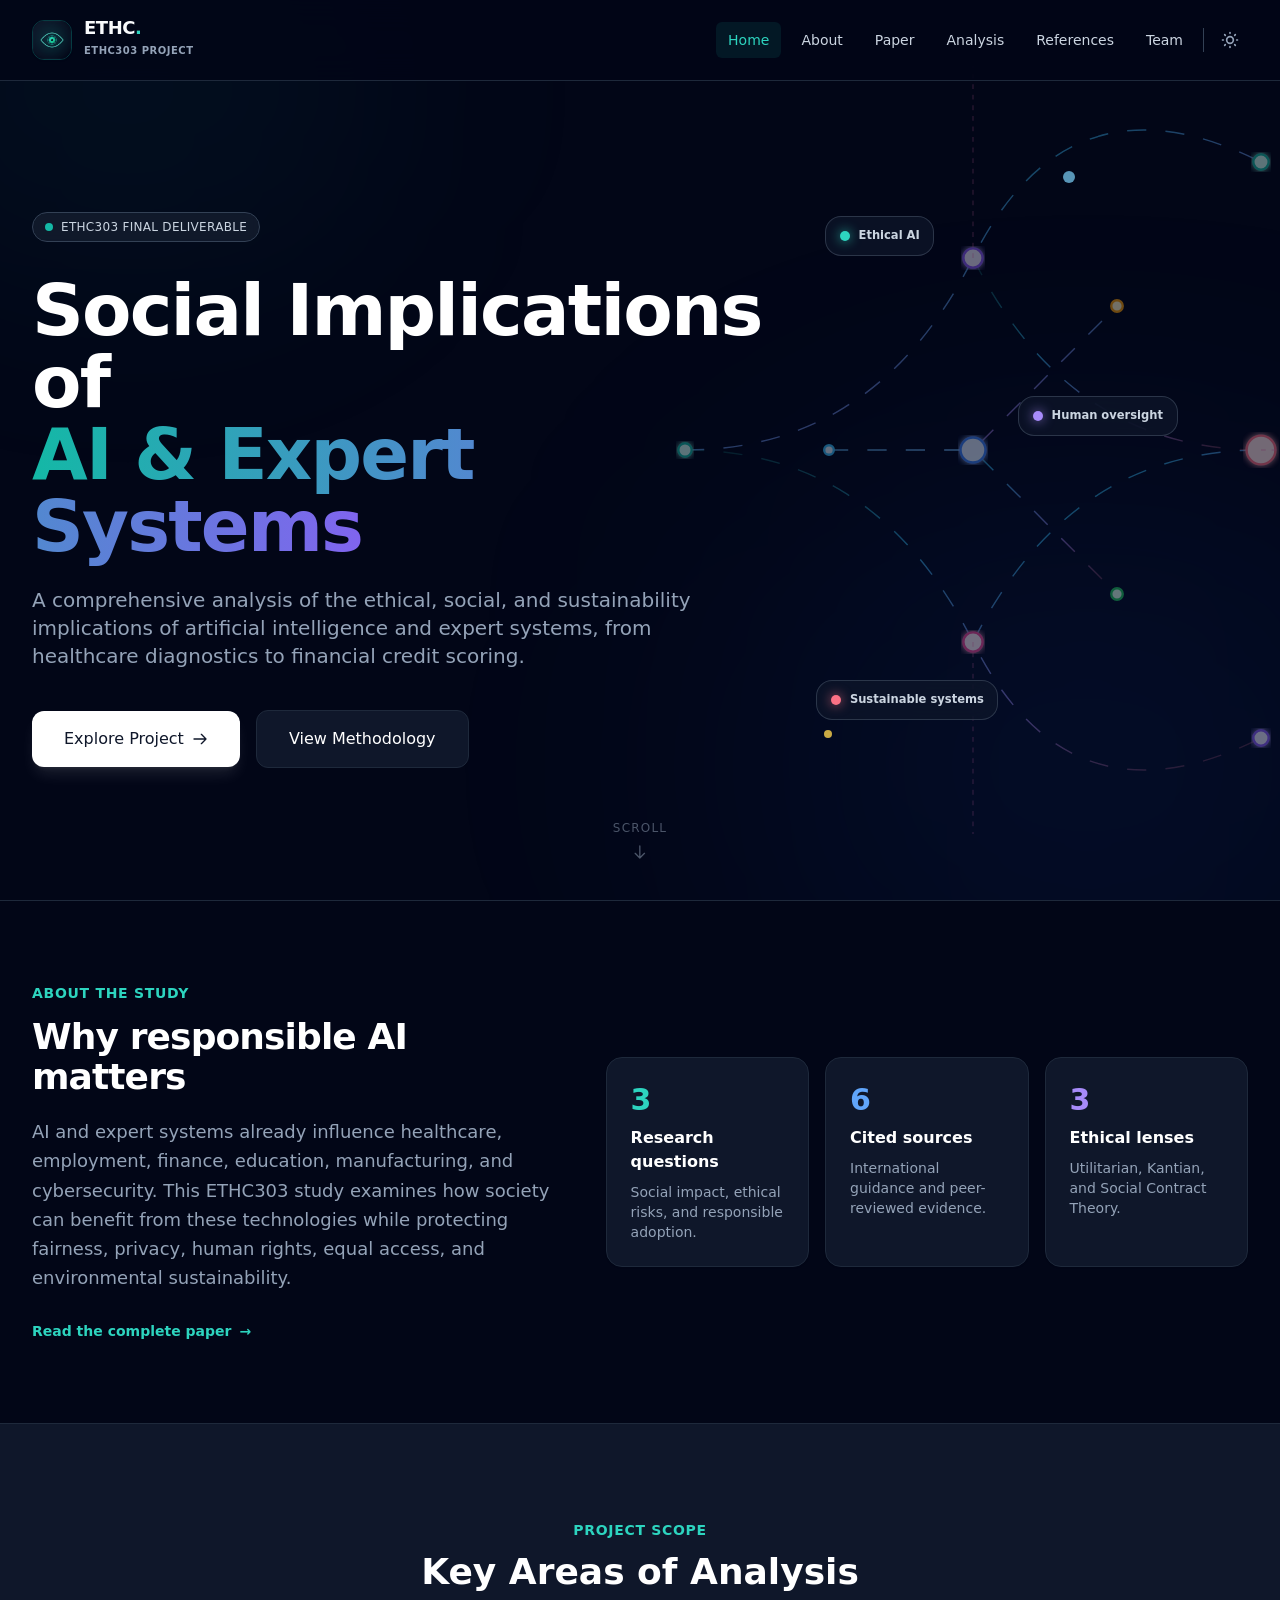
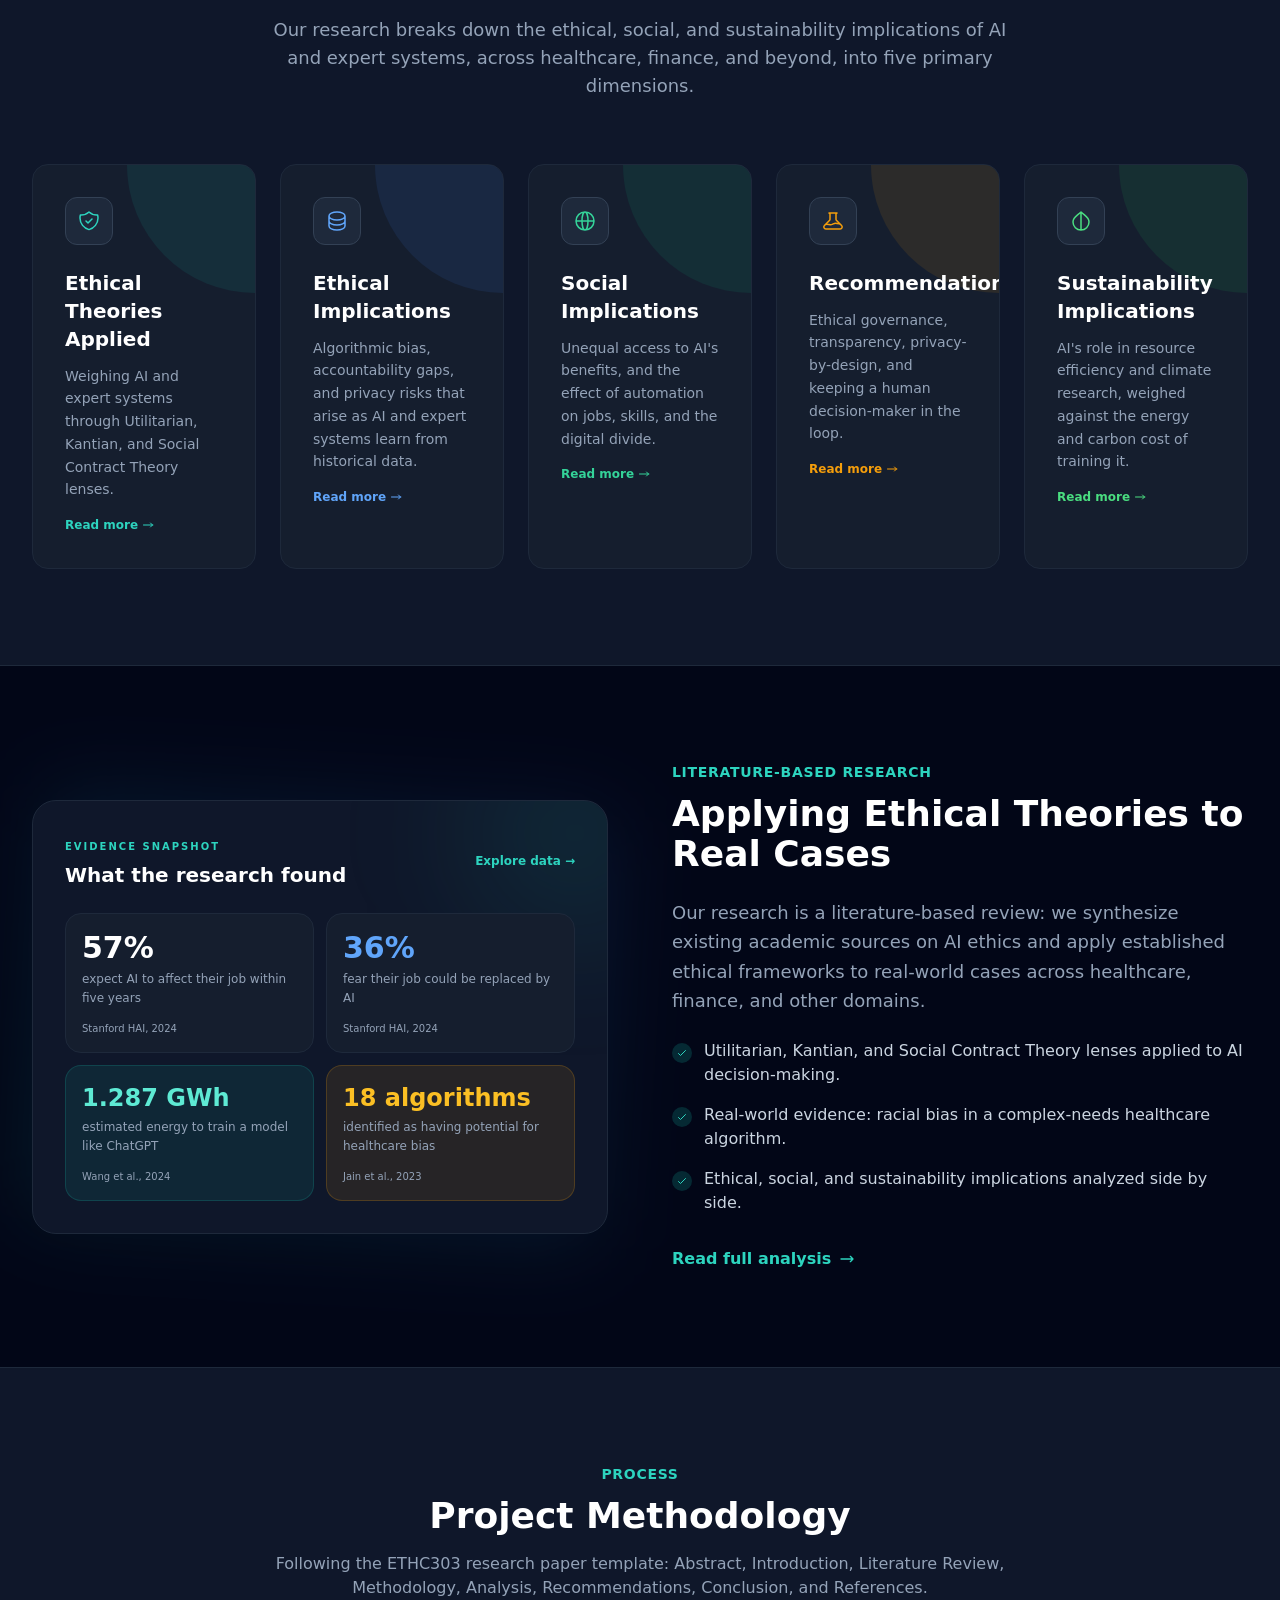
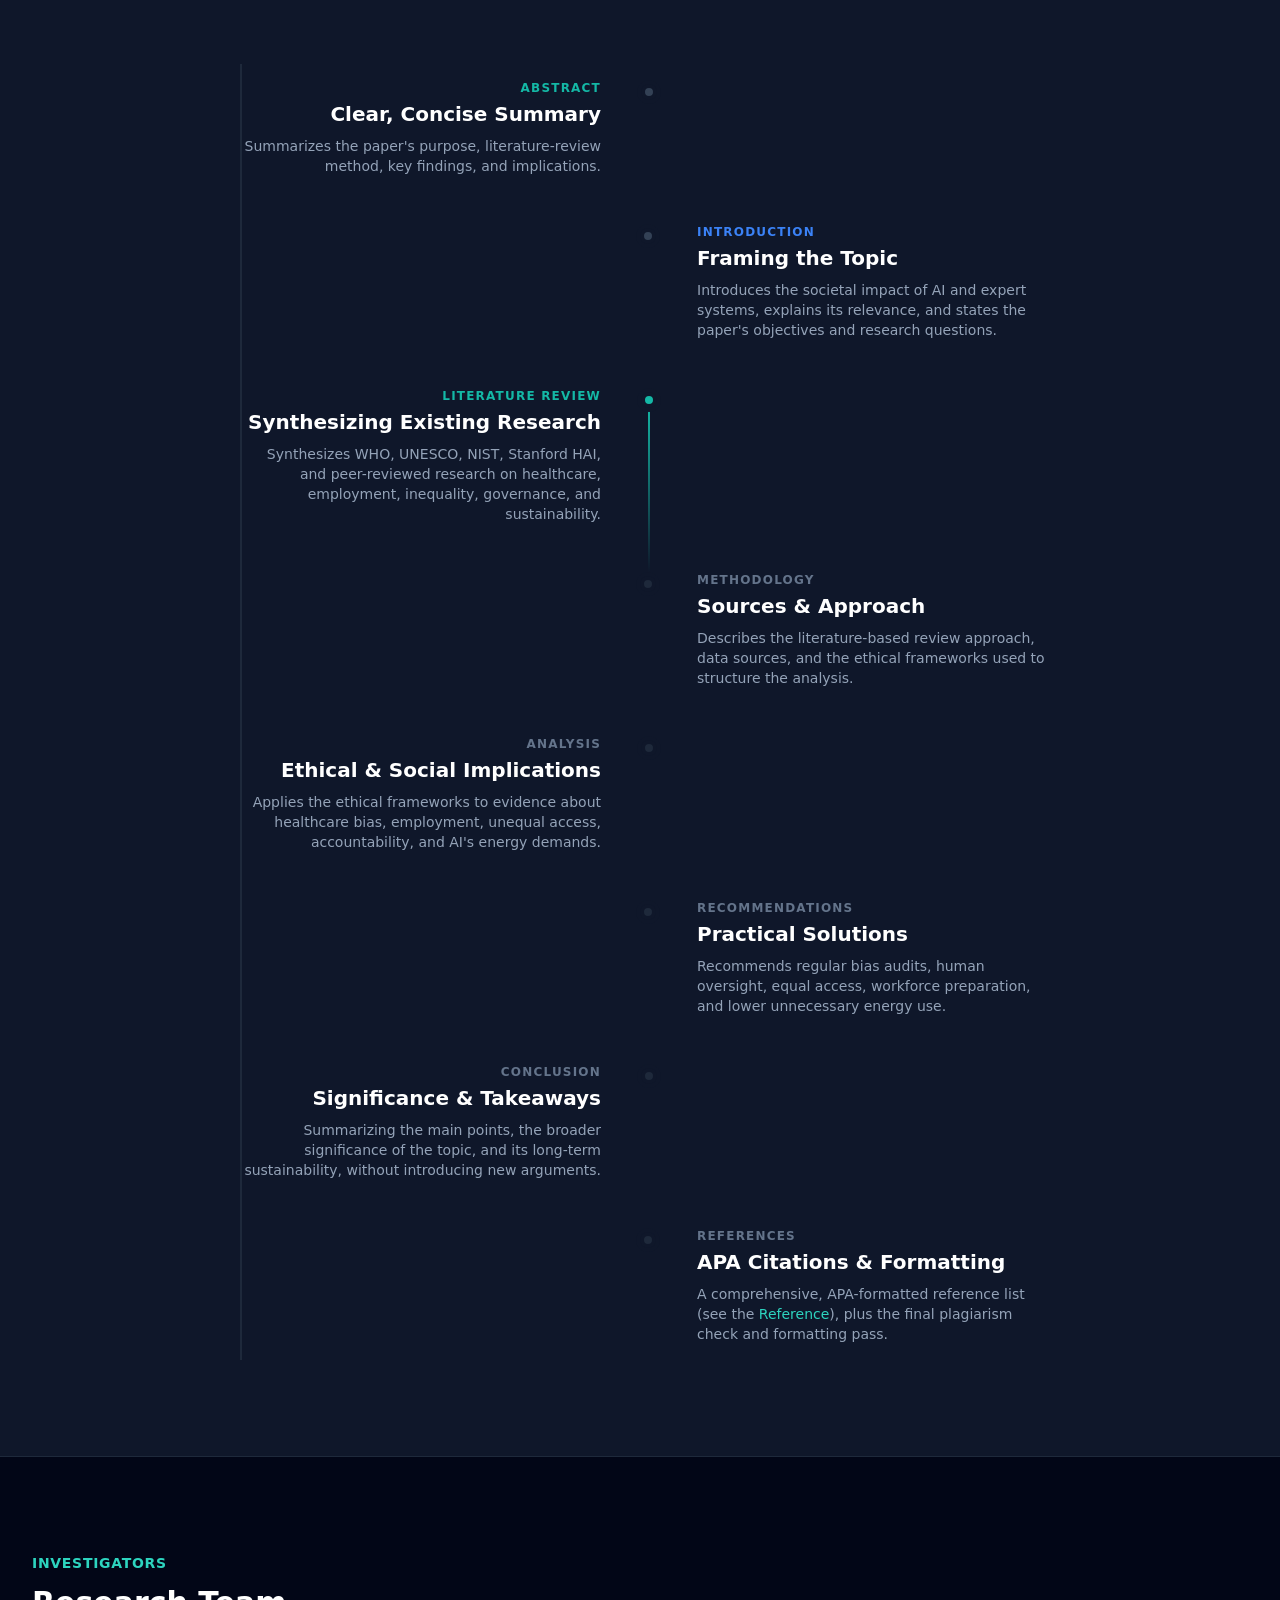
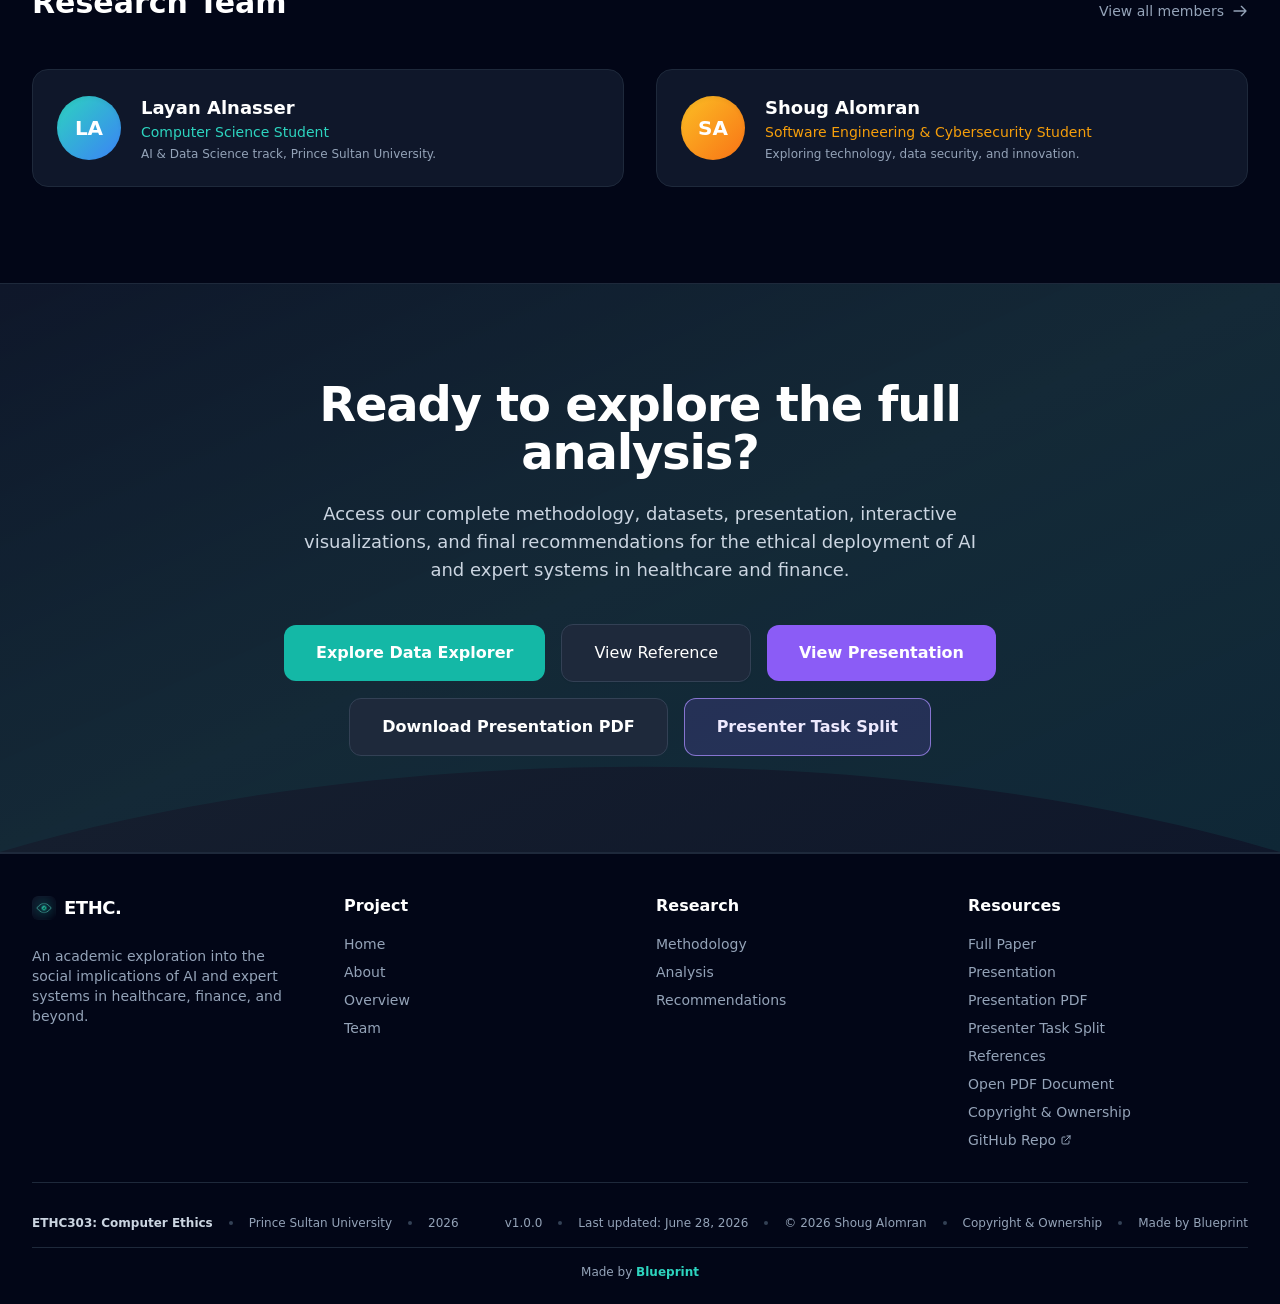
<file: index.html>
<!DOCTYPE html>
<html lang="en" class="dark scroll-smooth">
<head>
    <meta charset="UTF-8">
    <meta name="viewport" content="width=device-width, initial-scale=1.0">
    <meta name="author" content="Shoug Fawaz Abdullah Alomran and Layan Abdulaziz Alnasser">
    <meta name="copyright" content="Website copyright 2026 Shoug Fawaz Abdullah Alomran. Research copyright 2026 Shoug Fawaz Abdullah Alomran and Layan Abdulaziz Alnasser.">
    <link rel="icon" type="image/png" href="ethics-favicon.png">
    <title>ETHC303 Project Showcase | Social Implications of AI &amp; Expert Systems</title>
    <meta name="description" content="A comprehensive analysis of the ethical, social, and sustainability implications of AI and expert systems, from healthcare diagnostics to financial credit scoring.">
    <meta property="og:type" content="website">
    <meta property="og:url" content="https://ethics.shoug-tech.com/">
    <meta property="og:title" content="ETHC303 Project Showcase | Social Implications of AI &amp; Expert Systems">
    <meta property="og:description" content="A comprehensive analysis of the ethical, social, and sustainability implications of AI and expert systems, from healthcare diagnostics to financial credit scoring.">
    <meta property="og:image" content="https://ethics.shoug-tech.com/ethc303-banner.png?v=20260725">
    <meta property="og:image:width" content="1200">
    <meta property="og:image:height" content="630">
    <meta name="twitter:card" content="summary_large_image">
    <meta name="twitter:title" content="ETHC303 Project Showcase | Social Implications of AI &amp; Expert Systems">
    <meta name="twitter:description" content="A comprehensive analysis of the ethical, social, and sustainability implications of AI and expert systems, from healthcare diagnostics to financial credit scoring.">
    <meta name="twitter:image" content="https://ethics.shoug-tech.com/ethc303-banner.png?v=20260725">
    <link rel="stylesheet" href="tailwind.css">
    <style>
        .reveal {
            opacity: 0;
            transform: translateY(30px);
            transition: all 0.8s cubic-bezier(0.16, 1, 0.3, 1);
        }
        .reveal.active {
            opacity: 1;
            transform: translateY(0);
        }
        .reveal-delay-1 { transition-delay: 100ms; }
        .reveal-delay-2 { transition-delay: 200ms; }
        .reveal-delay-3 { transition-delay: 300ms; }

        .task-split-cta {
            color: #5b21b6;
            background: rgba(237, 233, 254, 0.9);
            border-color: #8b5cf6;
        }

        .task-split-cta:hover {
            color: #4c1d95;
            background: #ddd6fe;
            border-color: #7c3aed;
        }

        html.dark .task-split-cta {
            color: #ede9fe;
            background: rgba(139, 92, 246, 0.16);
            border-color: rgba(167, 139, 250, 0.75);
        }

        html.dark .task-split-cta:hover {
            color: #ffffff;
            background: rgba(139, 92, 246, 0.28);
            border-color: #c4b5fd;
        }

        .path-anim {
            stroke-dasharray: 20;
            animation: dash 30s linear infinite;
        }

        @keyframes gradient-drift {
            0%, 100% { background-position: 0% 50%; }
            50% { background-position: 100% 50%; }
        }
        @keyframes badge-float {
            0%, 100% { transform: translate3d(0, 0, 0) rotate(-1deg); }
            50% { transform: translate3d(0, -14px, 0) rotate(1.5deg); }
        }
        @keyframes badge-float-alt {
            0%, 100% { transform: translate3d(0, 0, 0) rotate(1deg); }
            50% { transform: translate3d(0, 12px, 0) rotate(-1.5deg); }
        }
        @keyframes soft-orbit {
            from { transform: rotate(0deg) translateX(16px) rotate(0deg); }
            to { transform: rotate(360deg) translateX(16px) rotate(-360deg); }
        }
        @keyframes logo-breathe {
            0%, 100% { transform: scale(1); filter: saturate(1); }
            50% { transform: scale(1.07); filter: saturate(1.35); }
        }
        .hero-gradient-text {
            background-size: 220% 220%;
            animation: gradient-drift 7s ease-in-out infinite;
        }
        .hero-network-graphic {
            translate: calc(var(--hero-x, 0) * 1px) calc(var(--hero-y, 0) * 1px);
            transition: translate 180ms ease-out;
            will-change: translate;
        }
        .hero-badge {
            position: absolute;
            z-index: 15;
            display: flex;
            align-items: center;
            gap: 0.55rem;
            padding: 0.65rem 0.85rem;
            border: 1px solid rgba(148, 163, 184, 0.28);
            border-radius: 1rem;
            background: rgba(255, 255, 255, 0.76);
            color: #334155;
            font-size: 0.72rem;
            font-weight: 700;
            box-shadow: 0 18px 45px -28px rgba(15, 23, 42, 0.45);
            backdrop-filter: blur(14px);
            pointer-events: none;
        }
        .dark .hero-badge { background: rgba(15, 23, 42, 0.72); color: #cbd5e1; border-color: rgba(71, 85, 105, 0.55); }
        .hero-badge:nth-child(1) { animation: badge-float 5.5s ease-in-out infinite; }
        .hero-badge:nth-child(2) { animation: badge-float-alt 6.5s ease-in-out 0.8s infinite; }
        .hero-badge:nth-child(3) { animation: badge-float 7s ease-in-out 1.5s infinite; }
        .hero-particle { animation: soft-orbit 8s linear infinite; transform-origin: center; }
        body > nav img { animation: logo-breathe 4s ease-in-out infinite; }

        @media (prefers-reduced-motion: reduce) {
            *, *::before, *::after { animation-duration: 0.01ms !important; animation-iteration-count: 1 !important; scroll-behavior: auto !important; transition-duration: 0.01ms !important; }
            .hero-network-graphic { translate: 0 0; }
        }

        ::-webkit-scrollbar {
            width: 8px;
        }
        ::-webkit-scrollbar-track {
            background: #020617;
        }
        ::-webkit-scrollbar-thumb {
            background: #1e293b;
            border-radius: 4px;
        }
        ::-webkit-scrollbar-thumb:hover {
            background: #334155;
        }
    </style>
</head>
<body class="bg-slate-50 dark:bg-slate-950 text-slate-900 dark:text-slate-50 font-sans antialiased transition-colors duration-300 selection:bg-teal-500/30 selection:text-teal-900 dark:selection:text-teal-100 overflow-x-hidden">

    <nav class="fixed top-0 w-full z-50 bg-white/80 dark:bg-slate-950/80 backdrop-blur-lg border-b border-slate-200 dark:border-slate-800 transition-colors duration-300">
        <div class="max-w-7xl mx-auto px-4 sm:px-6 lg:px-8">
            <div class="flex justify-between items-center h-20">

                <a href="#home" aria-label="ETHC. ETHC303 PROJECT home" class="flex-shrink-0 flex items-center gap-3 cursor-pointer group">
                    <div class="w-10 h-10 rounded-xl overflow-hidden border border-teal-500/30 group-hover:border-teal-500/60 transition-all shadow-sm">
                        <img src="ethics-favicon.png" alt="ETHC project logo" class="w-full h-full object-cover">
                    </div>
                    <div>
                        <span class="font-bold text-lg tracking-tight block leading-none">ETHC<span class="text-teal-600 dark:text-teal-400">.</span></span>
                        <span class="text-[10px] text-slate-500 dark:text-slate-400 uppercase tracking-wider font-semibold">ETHC303 Project</span>
                    </div>
                </a>

                <div class="hidden lg:flex items-center space-x-1 xl:space-x-2">
                    <a href="#" class="px-3 py-2 rounded-md text-sm font-medium text-teal-600 dark:text-teal-400 bg-teal-50 dark:bg-teal-500/10">Home</a>
                    <a href="#about" class="px-3 py-2 rounded-md text-sm font-medium text-slate-600 dark:text-slate-300 hover:text-slate-900 dark:hover:text-white hover:bg-slate-100 dark:hover:bg-slate-800 transition-all">About</a>
                    <a href="#project" class="px-3 py-2 rounded-md text-sm font-medium text-slate-600 dark:text-slate-300 hover:text-slate-900 dark:hover:text-white hover:bg-slate-100 dark:hover:bg-slate-800 transition-all">Project</a>
                    <a href="#research" class="px-3 py-2 rounded-md text-sm font-medium text-slate-600 dark:text-slate-300 hover:text-slate-900 dark:hover:text-white hover:bg-slate-100 dark:hover:bg-slate-800 transition-all">Research</a>
                    <a href="#methodology" class="px-3 py-2 rounded-md text-sm font-medium text-slate-600 dark:text-slate-300 hover:text-slate-900 dark:hover:text-white hover:bg-slate-100 dark:hover:bg-slate-800 transition-all">Methodology</a>
                    <a href="dashboard.html" class="px-3 py-2 rounded-md text-sm font-medium text-slate-600 dark:text-slate-300 hover:text-slate-900 dark:hover:text-white hover:bg-slate-100 dark:hover:bg-slate-800 transition-all">Analysis</a>

                    <div class="relative group">
                        <button class="flex items-center gap-1 px-3 py-2 rounded-md text-sm font-medium text-slate-600 dark:text-slate-300 hover:text-slate-900 dark:hover:text-white hover:bg-slate-100 dark:hover:bg-slate-800 transition-all">
                            More
                            <svg class="w-4 h-4" fill="none" viewBox="0 0 24 24" stroke="currentColor"><path stroke-linecap="round" stroke-linejoin="round" stroke-width="2" d="M19 9l-7 7-7-7"></path></svg>
                        </button>
                        <div class="absolute right-0 w-48 mt-2 origin-top-right bg-white dark:bg-slate-900 border border-slate-200 dark:border-slate-800 rounded-xl shadow-lg opacity-0 invisible group-hover:opacity-100 group-hover:visible transition-all duration-200 transform scale-95 group-hover:scale-100 p-2 z-50">
                            <a href="#recommendations" class="block px-4 py-2 text-sm text-slate-600 dark:text-slate-300 hover:bg-slate-50 dark:hover:bg-slate-800 rounded-lg">Recommendations</a>
                            <a href="#team" class="block px-4 py-2 text-sm text-slate-600 dark:text-slate-300 hover:bg-slate-50 dark:hover:bg-slate-800 rounded-lg">Team</a>
                            <a href="paper.html" class="block px-4 py-2 text-sm text-slate-600 dark:text-slate-300 hover:bg-slate-50 dark:hover:bg-slate-800 rounded-lg">Full Paper</a>
                            <a href="reference.html" class="block px-4 py-2 text-sm text-slate-600 dark:text-slate-300 hover:bg-slate-50 dark:hover:bg-slate-800 rounded-lg">Reference</a>
                            <a href="dashboard.html" class="block px-4 py-2 text-sm text-slate-600 dark:text-slate-300 hover:bg-slate-50 dark:hover:bg-slate-800 rounded-lg">Data Explorer</a>
                        </div>
                    </div>

                    <div class="w-px h-6 bg-slate-200 dark:bg-slate-700 mx-2"></div>

                    <button id="theme-toggle" class="p-2 rounded-lg text-slate-500 dark:text-slate-400 hover:bg-slate-100 dark:hover:bg-slate-800 transition-colors" aria-label="Toggle Dark Mode">
                        <svg id="theme-toggle-light-icon" class="hidden w-5 h-5" fill="none" viewBox="0 0 24 24" stroke="currentColor">
                            <path stroke-linecap="round" stroke-linejoin="round" stroke-width="2" d="M12 3v1m0 16v1m9-9h-1M4 12H3m15.364 6.364l-.707-.707M6.343 6.343l-.707-.707m12.728 0l-.707.707M6.343 17.657l-.707.707M16 12a4 4 0 11-8 0 4 4 0 018 0z"></path>
                        </svg>
                        <svg id="theme-toggle-dark-icon" class="hidden w-5 h-5" fill="none" viewBox="0 0 24 24" stroke="currentColor">
                            <path stroke-linecap="round" stroke-linejoin="round" stroke-width="2" d="M20.354 15.354A9 9 0 018.646 3.646 9.003 9.003 0 0012 21a9.003 9.003 0 008.354-5.646z"></path>
                        </svg>
                    </button>
                </div>

                <div class="lg:hidden flex items-center gap-4">
                    <button id="theme-toggle-mobile" type="button" aria-label="Toggle color theme" class="p-2 rounded-lg text-slate-500 dark:text-slate-400 hover:bg-slate-100 dark:hover:bg-slate-800">
                        <svg class="w-5 h-5" fill="none" viewBox="0 0 24 24" stroke="currentColor"><path stroke-linecap="round" stroke-linejoin="round" stroke-width="2" d="M20.354 15.354A9 9 0 018.646 3.646 9.003 9.003 0 0012 21a9.003 9.003 0 008.354-5.646z"></path></svg>
                    </button>
                    <button type="button" aria-label="Open navigation menu" class="text-slate-500 dark:text-slate-400 hover:text-slate-900 dark:hover:text-white p-2">
                        <svg class="h-6 w-6" fill="none" viewBox="0 0 24 24" stroke="currentColor">
                            <path stroke-linecap="round" stroke-linejoin="round" stroke-width="2" d="M4 6h16M4 12h16M4 18h16"></path>
                        </svg>
                    </button>
                </div>
            </div>
        </div>
    </nav>

    <section id="home" class="relative min-h-[100vh] flex items-center pt-20 overflow-hidden">
        <div class="absolute inset-0 z-0">
            <div class="absolute top-[-10%] left-[-10%] w-[40%] h-[40%] rounded-full bg-emerald-300/20 dark:bg-teal-500/5 blur-[120px]"></div>
            <div class="absolute bottom-[-10%] right-[-10%] w-[50%] h-[50%] rounded-full bg-violet-300/15 dark:bg-blue-600/10 blur-[150px]"></div>

            <div class="absolute right-0 top-1/2 -translate-y-1/2 w-full lg:w-[60%] h-full opacity-60 dark:opacity-45 pointer-events-none">
                <svg width="100%" height="100%" viewBox="0 0 800 800" xmlns="http://www.w3.org/2000/svg" class="hero-network-graphic absolute right-[-10%] top-0">
                    <defs>
                        <linearGradient id="lineGrad" x1="0%" y1="0%" x2="100%" y2="100%">
                            <stop offset="0%" stop-color="#2dd4bf" stop-opacity="0.2"></stop>
                            <stop offset="35%" stop-color="#38bdf8" stop-opacity="0.8"></stop>
                            <stop offset="70%" stop-color="#a78bfa" stop-opacity="0.75"></stop>
                            <stop offset="100%" stop-color="#fb7185" stop-opacity="0.25"></stop>
                        </linearGradient>
                        <filter id="glow">
                            <feGaussianBlur stdDeviation="4" result="coloredBlur"></feGaussianBlur>
                            <feMerge>
                                <feMergeNode in="coloredBlur"></feMergeNode>
                                <feMergeNode in="SourceGraphic"></feMergeNode>
                            </feMerge>
                        </filter>
                    </defs>

                    <g fill="none" stroke="url(#lineGrad)" stroke-width="1.5" class="path-anim">
                        <path d="M 100,400 Q 300,400 400,200 T 700,100"></path>
                        <path d="M 100,400 Q 300,400 400,600 T 700,700"></path>
                        <path d="M 400,200 Q 500,400 700,400"></path>
                        <path d="M 400,600 Q 500,400 700,400"></path>
                        <path d="M 250,400 L 400,400 L 550,250"></path>
                        <path d="M 250,400 L 400,400 L 550,550"></path>
                    </g>

                    <g stroke-width="2.5">
                        <circle cx="100" cy="400" r="7" fill="#ccfbf1" stroke="#14b8a6" filter="url(#glow)" class="animate-pulse"></circle>
                        <circle cx="250" cy="400" r="5" fill="#e0f2fe" stroke="#38bdf8"></circle>
                        <circle cx="400" cy="200" r="10" fill="#ede9fe" stroke="#8b5cf6" filter="url(#glow)" class="animate-float"></circle>
                        <circle cx="400" cy="400" r="13" fill="#dbeafe" stroke="#3b82f6" filter="url(#glow)" class="animate-pulse-slow"></circle>
                        <circle cx="400" cy="600" r="10" fill="#fce7f3" stroke="#ec4899" filter="url(#glow)" class="animate-float-delayed"></circle>
                        <circle cx="550" cy="250" r="6" fill="#fef3c7" stroke="#f59e0b"></circle>
                        <circle cx="550" cy="550" r="6" fill="#dcfce7" stroke="#22c55e"></circle>
                        <circle cx="700" cy="100" r="8" fill="#ccfbf1" stroke="#14b8a6" filter="url(#glow)"></circle>
                        <circle cx="700" cy="400" r="15" fill="#ffe4e6" stroke="#fb7185" filter="url(#glow)"></circle>
                        <circle cx="700" cy="700" r="8" fill="#ede9fe" stroke="#8b5cf6" filter="url(#glow)"></circle>
                    </g>

                    <g fill="none" stroke="#f472b6" stroke-width="1.5" stroke-dasharray="5 6" opacity="0.35">
                        <path d="M 400,200 L 400,0"></path>
                        <path d="M 400,600 L 400,800"></path>
                        <path d="M 700,400 L 900,400"></path>
                    </g>
                </svg>
            </div>

            <div class="hidden lg:block absolute inset-0 pointer-events-none" aria-hidden="true">
                <div class="hero-badge right-[27%] top-[24%]"><span class="w-2.5 h-2.5 rounded-full bg-teal-400 shadow-[0_0_12px_rgba(45,212,191,0.8)]"></span>Ethical AI</div>
                <div class="hero-badge right-[8%] top-[44%]"><span class="w-2.5 h-2.5 rounded-full bg-violet-400 shadow-[0_0_12px_rgba(167,139,250,0.8)]"></span>Human oversight</div>
                <div class="hero-badge right-[22%] bottom-[20%]"><span class="w-2.5 h-2.5 rounded-full bg-rose-400 shadow-[0_0_12px_rgba(251,113,133,0.8)]"></span>Sustainable systems</div>
                <span class="hero-particle absolute right-[16%] top-[19%] w-3 h-3 rounded-full bg-sky-300/70"></span>
                <span class="hero-particle absolute right-[35%] bottom-[18%] w-2 h-2 rounded-full bg-amber-300/80" style="animation-delay: -3s"></span>
            </div>
        </div>

        <div class="max-w-7xl mx-auto px-4 sm:px-6 lg:px-8 relative z-10 w-full">
            <div class="grid grid-cols-1 lg:grid-cols-12 gap-12 items-center">

                <div class="lg:col-span-8 text-center lg:text-left reveal">
                    <div class="inline-flex items-center gap-2 px-3 py-1.5 rounded-full bg-slate-100 dark:bg-slate-800/50 border border-slate-200 dark:border-slate-700 backdrop-blur-sm mb-8">
                        <span class="flex w-2 h-2 rounded-full bg-teal-500 animate-pulse"></span>
                        <span class="text-xs font-medium text-slate-700 dark:text-slate-300 tracking-wide uppercase">ETHC303 Final Deliverable</span>
                    </div>

                    <h1 class="text-5xl sm:text-6xl lg:text-7xl font-bold tracking-tight text-slate-900 dark:text-white mb-6 leading-[1.1]">
                        Social Implications of <br class="hidden sm:block">
                        <span class="hero-gradient-text text-transparent bg-clip-text bg-gradient-to-r from-teal-500 via-sky-500 via-violet-500 to-rose-400">AI &amp; Expert Systems</span>
                    </h1>

                    <p class="text-lg sm:text-xl text-slate-600 dark:text-slate-400 mb-10 max-w-2xl mx-auto lg:mx-0 font-light leading-relaxed">
                        A comprehensive analysis of the ethical, social, and sustainability implications of artificial intelligence and expert systems, from healthcare diagnostics to financial credit scoring.
                    </p>

                    <div class="flex flex-col sm:flex-row items-center justify-center lg:justify-start gap-4">
                        <a href="#project" class="w-full sm:w-auto px-8 py-4 rounded-xl bg-slate-900 dark:bg-white text-white dark:text-slate-900 font-medium hover:bg-slate-800 dark:hover:bg-slate-100 hover:-translate-y-1 transition-all duration-300 shadow-lg shadow-slate-900/20 dark:shadow-white/10 flex items-center justify-center gap-2 group">
                            Explore Project
                            <svg class="w-4 h-4 group-hover:translate-x-1 transition-transform" fill="none" viewBox="0 0 24 24" stroke="currentColor"><path stroke-linecap="round" stroke-linejoin="round" stroke-width="2" d="M14 5l7 7m0 0l-7 7m7-7H3"></path></svg>
                        </a>
                        <a href="#research" class="w-full sm:w-auto px-8 py-4 rounded-xl bg-white dark:bg-slate-900 text-slate-900 dark:text-white font-medium border border-slate-200 dark:border-slate-800 hover:border-slate-300 dark:hover:border-slate-700 hover:bg-slate-50 dark:hover:bg-slate-800/50 transition-all duration-300 flex items-center justify-center gap-2">
                            View Methodology
                        </a>
                    </div>
                </div>
            </div>
        </div>

        <div class="absolute bottom-10 left-1/2 -translate-x-1/2 flex flex-col items-center gap-2 opacity-50 animate-bounce">
            <span class="text-xs text-slate-500 dark:text-slate-400 font-medium uppercase tracking-widest">Scroll</span>
            <svg class="w-4 h-4 text-slate-500 dark:text-slate-400" fill="none" viewBox="0 0 24 24" stroke="currentColor"><path stroke-linecap="round" stroke-linejoin="round" stroke-width="2" d="M19 14l-7 7m0 0l-7-7m7 7V3"></path></svg>
        </div>
    </section>

    <section id="about" class="py-20 bg-slate-50 dark:bg-slate-950 border-y border-slate-200 dark:border-slate-800 scroll-mt-20">
        <div class="max-w-7xl mx-auto px-4 sm:px-6 lg:px-8">
            <div class="grid lg:grid-cols-[0.9fr_1.1fr] gap-12 items-center">
                <div class="reveal">
                    <span class="text-sm font-semibold text-teal-600 dark:text-teal-400 tracking-wider uppercase">About the study</span>
                    <h2 class="text-3xl md:text-4xl font-bold text-slate-900 dark:text-white mt-3 mb-5 tracking-tight">Why responsible AI matters</h2>
                    <p class="text-lg text-slate-600 dark:text-slate-400 leading-relaxed">AI and expert systems already influence healthcare, employment, finance, education, manufacturing, and cybersecurity. This ETHC303 study examines how society can benefit from these technologies while protecting fairness, privacy, human rights, equal access, and environmental sustainability.</p>
                    <a href="paper.html" class="inline-flex items-center gap-2 mt-7 text-sm font-bold text-teal-600 dark:text-teal-400 hover:gap-3 transition-all">Read the complete paper <span aria-hidden="true">→</span></a>
                </div>
                <div class="grid sm:grid-cols-3 gap-4 reveal">
                    <div class="rounded-2xl bg-white dark:bg-slate-900 border border-slate-200 dark:border-slate-800 p-6 shadow-sm">
                        <div class="text-3xl font-bold text-teal-600 dark:text-teal-400">3</div>
                        <h3 class="font-bold text-slate-900 dark:text-white mt-2">Research questions</h3>
                        <p class="text-sm text-slate-500 dark:text-slate-400 mt-2">Social impact, ethical risks, and responsible adoption.</p>
                    </div>
                    <div class="rounded-2xl bg-white dark:bg-slate-900 border border-slate-200 dark:border-slate-800 p-6 shadow-sm">
                        <div class="text-3xl font-bold text-blue-600 dark:text-blue-400">6</div>
                        <h3 class="font-bold text-slate-900 dark:text-white mt-2">Cited sources</h3>
                        <p class="text-sm text-slate-500 dark:text-slate-400 mt-2">International guidance and peer-reviewed evidence.</p>
                    </div>
                    <div class="rounded-2xl bg-white dark:bg-slate-900 border border-slate-200 dark:border-slate-800 p-6 shadow-sm">
                        <div class="text-3xl font-bold text-violet-600 dark:text-violet-400">3</div>
                        <h3 class="font-bold text-slate-900 dark:text-white mt-2">Ethical lenses</h3>
                        <p class="text-sm text-slate-500 dark:text-slate-400 mt-2">Utilitarian, Kantian, and Social Contract Theory.</p>
                    </div>
                </div>
            </div>
        </div>
    </section>

    <section id="project" class="py-24 bg-white dark:bg-slate-900 relative scroll-mt-20">
        <div class="max-w-7xl mx-auto px-4 sm:px-6 lg:px-8">
            <div class="mb-16 text-center max-w-3xl mx-auto reveal">
                <h2 class="text-sm font-semibold text-teal-600 dark:text-teal-400 tracking-wider uppercase mb-3">Project Scope</h2>
                <h3 class="text-3xl md:text-4xl font-bold text-slate-900 dark:text-white mb-6">Key Areas of Analysis</h3>
                <p class="text-slate-600 dark:text-slate-400 text-lg">Our research breaks down the ethical, social, and sustainability implications of AI and expert systems, across healthcare, finance, and beyond, into five primary dimensions.</p>
            </div>

            <div class="grid grid-cols-1 md:grid-cols-2 lg:grid-cols-5 gap-6">

                <div class="scope-card group bg-slate-50 dark:bg-slate-850 rounded-2xl p-8 border border-slate-200 dark:border-slate-800 hover:border-teal-500/30 dark:hover:border-teal-500/50 hover:shadow-xl hover:shadow-teal-500/5 transition-all duration-500 reveal reveal-delay-1 relative overflow-hidden cursor-pointer" role="button" tabindex="0" data-modal-key="framework">
                    <div class="absolute top-0 right-0 w-32 h-32 bg-teal-500/5 dark:bg-teal-500/10 rounded-bl-full -z-10 transition-transform group-hover:scale-110"></div>
                    <div class="w-12 h-12 rounded-xl bg-white dark:bg-slate-800 border border-slate-200 dark:border-slate-700 flex items-center justify-center mb-6 text-teal-600 dark:text-teal-400 group-hover:scale-110 transition-transform duration-500">
                        <svg class="w-6 h-6" fill="none" viewBox="0 0 24 24" stroke="currentColor"><path stroke-linecap="round" stroke-linejoin="round" stroke-width="1.5" d="M9 12l2 2 4-4m5.618-4.016A11.955 11.955 0 0112 2.944a11.955 11.955 0 01-8.618 3.04A12.02 12.02 0 003 9c0 5.591 3.824 10.29 9 11.622 5.176-1.332 9-6.03 9-11.622 0-1.042-.133-2.052-.382-3.016z"></path></svg>
                    </div>
                    <h4 class="text-xl font-bold text-slate-900 dark:text-white mb-3">Ethical Theories Applied</h4>
                    <p class="text-slate-600 dark:text-slate-400 text-sm leading-relaxed">Weighing AI and expert systems through Utilitarian, Kantian, and Social Contract Theory lenses.</p>
                    <span class="inline-flex items-center gap-1 mt-4 text-xs font-semibold text-teal-600 dark:text-teal-400">Read more <svg class="w-3 h-3 group-hover:translate-x-1 transition-transform" fill="none" viewBox="0 0 24 24" stroke="currentColor"><path stroke-linecap="round" stroke-linejoin="round" stroke-width="2" d="M17 8l4 4m0 0l-4 4m4-4H3"></path></svg></span>
                </div>

                <div class="scope-card group bg-slate-50 dark:bg-slate-850 rounded-2xl p-8 border border-slate-200 dark:border-slate-800 hover:border-blue-500/30 dark:hover:border-blue-500/50 hover:shadow-xl hover:shadow-blue-500/5 transition-all duration-500 reveal reveal-delay-2 relative overflow-hidden cursor-pointer" role="button" tabindex="0" data-modal-key="data">
                    <div class="absolute top-0 right-0 w-32 h-32 bg-blue-500/5 dark:bg-blue-500/10 rounded-bl-full -z-10 transition-transform group-hover:scale-110"></div>
                    <div class="w-12 h-12 rounded-xl bg-white dark:bg-slate-800 border border-slate-200 dark:border-slate-700 flex items-center justify-center mb-6 text-blue-600 dark:text-blue-400 group-hover:scale-110 transition-transform duration-500">
                        <svg class="w-6 h-6" fill="none" viewBox="0 0 24 24" stroke="currentColor"><path stroke-linecap="round" stroke-linejoin="round" stroke-width="1.5" d="M4 7v10c0 2.21 3.582 4 8 4s8-1.79 8-4V7M4 7c0 2.21 3.582 4 8 4s8-1.79 8-4M4 7c0-2.21 3.582-4 8-4s8 1.79 8 4m0 5c0 2.21-3.582 4-8 4s-8-1.79-8-4"></path></svg>
                    </div>
                    <h4 class="text-xl font-bold text-slate-900 dark:text-white mb-3">Ethical Implications</h4>
                    <p class="text-slate-600 dark:text-slate-400 text-sm leading-relaxed">Algorithmic bias, accountability gaps, and privacy risks that arise as AI and expert systems learn from historical data.</p>
                    <span class="inline-flex items-center gap-1 mt-4 text-xs font-semibold text-blue-600 dark:text-blue-400">Read more <svg class="w-3 h-3 group-hover:translate-x-1 transition-transform" fill="none" viewBox="0 0 24 24" stroke="currentColor"><path stroke-linecap="round" stroke-linejoin="round" stroke-width="2" d="M17 8l4 4m0 0l-4 4m4-4H3"></path></svg></span>
                </div>

                <div class="scope-card group bg-slate-50 dark:bg-slate-850 rounded-2xl p-8 border border-slate-200 dark:border-slate-800 hover:border-emerald-500/30 dark:hover:border-emerald-500/50 hover:shadow-xl hover:shadow-emerald-500/5 transition-all duration-500 reveal reveal-delay-3 relative overflow-hidden cursor-pointer" role="button" tabindex="0" data-modal-key="societal">
                    <div class="absolute top-0 right-0 w-32 h-32 bg-emerald-500/5 dark:bg-emerald-500/10 rounded-bl-full -z-10 transition-transform group-hover:scale-110"></div>
                    <div class="w-12 h-12 rounded-xl bg-white dark:bg-slate-800 border border-slate-200 dark:border-slate-700 flex items-center justify-center mb-6 text-emerald-600 dark:text-emerald-400 group-hover:scale-110 transition-transform duration-500">
                        <svg class="w-6 h-6" fill="none" viewBox="0 0 24 24" stroke="currentColor"><path stroke-linecap="round" stroke-linejoin="round" stroke-width="1.5" d="M21 12a9 9 0 01-9 9m9-9a9 9 0 00-9-9m9 9H3m9 9a9 9 0 01-9-9m9 9c1.657 0 3-4.03 3-9s-1.343-9-3-9m0 18c-1.657 0-3-4.03-3-9s1.343-9 3-9m-9 9a9 9 0 019-9"></path></svg>
                    </div>
                    <h4 class="text-xl font-bold text-slate-900 dark:text-white mb-3">Social Implications</h4>
                    <p class="text-slate-600 dark:text-slate-400 text-sm leading-relaxed">Unequal access to AI's benefits, and the effect of automation on jobs, skills, and the digital divide.</p>
                    <span class="inline-flex items-center gap-1 mt-4 text-xs font-semibold text-emerald-600 dark:text-emerald-400">Read more <svg class="w-3 h-3 group-hover:translate-x-1 transition-transform" fill="none" viewBox="0 0 24 24" stroke="currentColor"><path stroke-linecap="round" stroke-linejoin="round" stroke-width="2" d="M17 8l4 4m0 0l-4 4m4-4H3"></path></svg></span>
                </div>

                <div class="scope-card group bg-slate-50 dark:bg-slate-850 rounded-2xl p-8 border border-slate-200 dark:border-slate-800 hover:border-amber-500/30 dark:hover:border-amber-500/50 hover:shadow-xl hover:shadow-amber-500/5 transition-all duration-500 reveal reveal-delay-3 relative overflow-hidden cursor-pointer" role="button" tabindex="0" data-modal-key="policy">
                    <div class="absolute top-0 right-0 w-32 h-32 bg-amber-500/5 dark:bg-amber-500/10 rounded-bl-full -z-10 transition-transform group-hover:scale-110"></div>
                    <div class="w-12 h-12 rounded-xl bg-white dark:bg-slate-800 border border-slate-200 dark:border-slate-700 flex items-center justify-center mb-6 text-amber-600 dark:text-amber-500 group-hover:scale-110 transition-transform duration-500">
                        <svg class="w-6 h-6" fill="none" viewBox="0 0 24 24" stroke="currentColor"><path stroke-linecap="round" stroke-linejoin="round" stroke-width="1.5" d="M19.428 15.428a2 2 0 00-1.022-.547l-2.387-.477a6 6 0 00-3.86.517l-.318.158a6 6 0 01-3.86.517L6.05 15.21a2 2 0 00-1.806.547M8 4h8l-1 1v5.172a2 2 0 00.586 1.414l5 5c1.26 1.26.367 3.414-1.415 3.414H4.828c-1.782 0-2.674-2.154-1.414-3.414l5-5A2 2 0 009 10.172V5L8 4z"></path></svg>
                    </div>
                    <h4 class="text-xl font-bold text-slate-900 dark:text-white mb-3">Recommendations</h4>
                    <p class="text-slate-600 dark:text-slate-400 text-sm leading-relaxed">Ethical governance, transparency, privacy-by-design, and keeping a human decision-maker in the loop.</p>
                    <span class="inline-flex items-center gap-1 mt-4 text-xs font-semibold text-amber-600 dark:text-amber-500">Read more <svg class="w-3 h-3 group-hover:translate-x-1 transition-transform" fill="none" viewBox="0 0 24 24" stroke="currentColor"><path stroke-linecap="round" stroke-linejoin="round" stroke-width="2" d="M17 8l4 4m0 0l-4 4m4-4H3"></path></svg></span>
                </div>

                <div class="scope-card group bg-slate-50 dark:bg-slate-850 rounded-2xl p-8 border border-slate-200 dark:border-slate-800 hover:border-green-500/30 dark:hover:border-green-500/50 hover:shadow-xl hover:shadow-green-500/5 transition-all duration-500 reveal reveal-delay-3 relative overflow-hidden cursor-pointer" role="button" tabindex="0" data-modal-key="sustainability">
                    <div class="absolute top-0 right-0 w-32 h-32 bg-green-500/5 dark:bg-green-500/10 rounded-bl-full -z-10 transition-transform group-hover:scale-110"></div>
                    <div class="w-12 h-12 rounded-xl bg-white dark:bg-slate-800 border border-slate-200 dark:border-slate-700 flex items-center justify-center mb-6 text-green-600 dark:text-green-400 group-hover:scale-110 transition-transform duration-500">
                        <svg class="w-6 h-6" fill="none" viewBox="0 0 24 24" stroke="currentColor"><path stroke-linecap="round" stroke-linejoin="round" stroke-width="1.5" d="M12 3v18m0-18c-4 4-8 5-8 10a8 8 0 0016 0c0-5-4-6-8-10z"></path></svg>
                    </div>
                    <h4 class="text-xl font-bold text-slate-900 dark:text-white mb-3">Sustainability Implications</h4>
                    <p class="text-slate-600 dark:text-slate-400 text-sm leading-relaxed">AI's role in resource efficiency and climate research, weighed against the energy and carbon cost of training it.</p>
                    <span class="inline-flex items-center gap-1 mt-4 text-xs font-semibold text-green-600 dark:text-green-400">Read more <svg class="w-3 h-3 group-hover:translate-x-1 transition-transform" fill="none" viewBox="0 0 24 24" stroke="currentColor"><path stroke-linecap="round" stroke-linejoin="round" stroke-width="2" d="M17 8l4 4m0 0l-4 4m4-4H3"></path></svg></span>
                </div>
            </div>
        </div>
    </section>

    <template id="modal-content-framework">
        <span class="px-2 py-0.5 rounded text-[10px] font-bold bg-teal-500/10 text-teal-600 dark:text-teal-400 uppercase tracking-wider">Analysis</span>
        <h3 id="detail-modal-heading" class="text-2xl font-bold text-slate-900 dark:text-white mt-3 mb-4">Ethical Theories Applied</h3>
        <p class="text-slate-600 dark:text-slate-400 leading-relaxed mb-4">From a <strong class="text-slate-800 dark:text-slate-200">Utilitarian</strong> perspective, AI is ethical if it produces the greatest overall benefit for society and decreases the chance of harm, gains in medicine and efficiency must be weighed against risks like discrimination, job loss, and pollution.</p>
        <p class="text-slate-600 dark:text-slate-400 leading-relaxed mb-4">Under <strong class="text-slate-800 dark:text-slate-200">Kantian ethics</strong>, human beings ought to be respected as humans rather than as sources of data.</p>
        <p class="text-slate-600 dark:text-slate-400 leading-relaxed"><strong class="text-slate-800 dark:text-slate-200">Social Contract Theory</strong> holds that governments and organizations are supposed to create proper regulations concerning the use of AI, helping society reap the benefits of technological progress while minimizing potential harm. Read the full <a href="paper.html#ethical-theories" class="text-teal-600 dark:text-teal-400 font-medium hover:underline">Ethical Theories section</a> of the paper.</p>
    </template>

    <template id="modal-content-data">
        <span class="px-2 py-0.5 rounded text-[10px] font-bold bg-blue-500/10 text-blue-600 dark:text-blue-400 uppercase tracking-wider">Analysis</span>
        <h3 id="detail-modal-heading" class="text-2xl font-bold text-slate-900 dark:text-white mt-3 mb-4">Ethical Implications</h3>
        <p class="text-slate-600 dark:text-slate-400 leading-relaxed mb-4">Issues surrounding AI and Expert Systems connect to fairness, accountability, privacy, and possible harm. The WHO (2021) points to low-quality data, bias in clinical data, and improper collection methods; biased data can maintain and worsen existing disparities in certain populations.</p>
        <p class="text-slate-600 dark:text-slate-400 leading-relaxed mb-4">A documented example: an algorithm identifying patients with complex needs used past health care spending as a proxy for severity. Because less was historically spent treating Black patients than white patients with similar conditions, the algorithm underestimated their need for additional services (Jain et al., 2023).</p>
        <p class="text-slate-600 dark:text-slate-400 leading-relaxed">Accountability becomes murky too: when someone is harmed by AI, it's often unclear whether the developer, organization, or user is responsible. Tabassi (2023) notes proper control measures can help reduce this inequity. See the full <a href="paper.html#analysis" class="text-teal-600 dark:text-teal-400 font-medium hover:underline">Analysis section</a> for the complete discussion.</p>
    </template>

    <template id="modal-content-societal">
        <span class="px-2 py-0.5 rounded text-[10px] font-bold bg-emerald-500/10 text-emerald-600 dark:text-emerald-400 uppercase tracking-wider">Analysis</span>
        <h3 id="detail-modal-heading" class="text-2xl font-bold text-slate-900 dark:text-white mt-3 mb-4">Societal Implications</h3>
        <p class="text-slate-600 dark:text-slate-400 leading-relaxed mb-4">Societal implications show up most clearly in employment and inequality. Per the Stanford Institute for Human-Centered AI (2024), 57% of people expect AI to affect their jobs within five years, and 36% fear their job could be replaced outright, an early signal AI may change not just which jobs exist, but which skills they require.</p>
        <p class="text-slate-600 dark:text-slate-400 leading-relaxed">UNESCO (2021) adds that AI can exacerbate existing inequalities both within and between countries: where access to the technology isn't equal, those with less technological potential end up at a considerable disadvantage. Full citations are in our <a href="reference.html" class="text-teal-600 dark:text-teal-400 font-medium hover:underline">Reference</a>.</p>
    </template>

    <template id="modal-content-policy">
        <span class="px-2 py-0.5 rounded text-[10px] font-bold bg-amber-500/10 text-amber-600 dark:text-amber-500 uppercase tracking-wider">Recommendations</span>
        <h3 id="detail-modal-heading" class="text-2xl font-bold text-slate-900 dark:text-white mt-3 mb-4">Recommendations</h3>
        <p class="text-slate-600 dark:text-slate-400 leading-relaxed mb-4">Regular audits should check whether AI creates bias or inequity, especially where results can negatively affect people's lives, with human involvement in important decisions so responsibility never rests solely on the automated system (Tabassi, 2023; World Health Organization, 2021).</p>
        <p class="text-slate-600 dark:text-slate-400 leading-relaxed mb-4">Governments and organizations should also ensure different segments of society get equal access to AI's benefits, since unequal access can deepen existing inequalities (UNESCO, 2021), and should prepare people for AI's growing impact on employment.</p>
        <p class="text-slate-600 dark:text-slate-400 leading-relaxed">Finally, sustainability must be weighed throughout development and use, reducing unnecessary energy consumption while still exploring AI's potential to support sustainability (Wang et al., 2024). Read the full <a href="paper.html#recommendations" class="text-teal-600 dark:text-teal-400 font-medium hover:underline">Recommendations section</a> of the paper.</p>
    </template>

    <template id="modal-content-sustainability">
        <span class="px-2 py-0.5 rounded text-[10px] font-bold bg-green-500/10 text-green-600 dark:text-green-400 uppercase tracking-wider">Analysis</span>
        <h3 id="detail-modal-heading" class="text-2xl font-bold text-slate-900 dark:text-white mt-3 mb-4">Sustainability Implications</h3>
        <p class="text-slate-600 dark:text-slate-400 leading-relaxed mb-4">AI's sustainability story cuts both ways. Wang et al. (2024) find that training a model like ChatGPT consumes 1.287 gigawatt-hours of electricity, roughly the annual usage of 120 American households, so energy demand during training is a real and growing concern.</p>
        <p class="text-slate-600 dark:text-slate-400 leading-relaxed">Yet the same research finds that for every 1% increase in a country's AI development level, carbon emissions decrease by 0.0013%. AI helps advance sustainability while consuming significant energy to do so, which is why its environmental impact needs to be assessed at every stage of development and use (Wang et al., 2024). Read the full <a href="paper.html#sustainability-implications" class="text-green-600 dark:text-green-400 font-medium hover:underline">Sustainability Implications section</a> of the paper.</p>
    </template>

    <div id="detail-modal" class="hidden fixed inset-0 z-[100] items-center justify-center p-4 sm:p-6">
        <div id="detail-modal-backdrop" class="absolute inset-0 bg-slate-950/70 backdrop-blur-sm"></div>
        <div class="relative w-full max-w-2xl max-h-[85vh] overflow-y-auto bg-white dark:bg-slate-900 border border-slate-200 dark:border-slate-800 rounded-2xl shadow-2xl p-8" role="dialog" aria-modal="true" aria-labelledby="detail-modal-heading">
            <button id="detail-modal-close" type="button" aria-label="Close" class="absolute top-5 right-5 p-2 rounded-full bg-slate-100 dark:bg-slate-800 text-slate-500 hover:text-slate-900 dark:hover:text-white transition-all">
                <svg class="w-5 h-5" fill="none" viewBox="0 0 24 24" stroke="currentColor"><path stroke-linecap="round" stroke-linejoin="round" stroke-width="2" d="M6 18L18 6M6 6l12 12"></path></svg>
            </button>
            <div id="detail-modal-body"></div>
        </div>
    </div>

    <section id="research" class="py-24 bg-slate-50 dark:bg-slate-950 border-y border-slate-200 dark:border-slate-800 overflow-hidden">
        <div class="max-w-7xl mx-auto px-4 sm:px-6 lg:px-8">
            <div class="flex flex-col lg:flex-row items-center gap-16">

                <div class="w-full lg:w-1/2 relative reveal">
                    <div class="absolute inset-0 bg-gradient-to-tr from-teal-500/10 to-blue-500/10 rounded-3xl blur-2xl transform rotate-3"></div>

                    <div class="relative bg-white dark:bg-slate-900 border border-slate-200 dark:border-slate-800 rounded-3xl p-6 sm:p-8 shadow-2xl shadow-slate-200/50 dark:shadow-none overflow-hidden">
                        <div class="absolute -top-20 -right-20 w-56 h-56 rounded-full bg-teal-500/10 blur-3xl"></div>
                        <div class="relative flex items-center justify-between mb-6">
                            <div>
                                <span class="text-[10px] font-bold text-teal-600 dark:text-teal-400 uppercase tracking-[0.2em]">Evidence snapshot</span>
                                <h4 class="text-xl font-bold text-slate-900 dark:text-white mt-1">What the research found</h4>
                            </div>
                            <a href="dashboard.html" class="text-xs font-semibold text-teal-600 dark:text-teal-400 hover:underline">Explore data →</a>
                        </div>

                        <div class="relative grid grid-cols-2 gap-3">
                            <div class="rounded-2xl bg-slate-50 dark:bg-slate-850 border border-slate-200 dark:border-slate-800 p-4">
                                <div class="text-3xl font-bold text-slate-900 dark:text-white">57%</div>
                                <p class="text-xs text-slate-600 dark:text-slate-400 mt-1 leading-relaxed">expect AI to affect their job within five years</p>
                                <span class="text-[10px] text-slate-400 mt-3 block">Stanford HAI, 2024</span>
                            </div>
                            <div class="rounded-2xl bg-slate-50 dark:bg-slate-850 border border-slate-200 dark:border-slate-800 p-4">
                                <div class="text-3xl font-bold text-blue-600 dark:text-blue-400">36%</div>
                                <p class="text-xs text-slate-600 dark:text-slate-400 mt-1 leading-relaxed">fear their job could be replaced by AI</p>
                                <span class="text-[10px] text-slate-400 mt-3 block">Stanford HAI, 2024</span>
                            </div>
                            <div class="rounded-2xl bg-teal-500/10 border border-teal-500/20 p-4">
                                <div class="text-2xl font-bold text-teal-700 dark:text-teal-300">1.287 GWh</div>
                                <p class="text-xs text-slate-600 dark:text-slate-400 mt-1 leading-relaxed">estimated energy to train a model like ChatGPT</p>
                                <span class="text-[10px] text-slate-400 mt-3 block">Wang et al., 2024</span>
                            </div>
                            <div class="rounded-2xl bg-amber-500/10 border border-amber-500/20 p-4">
                                <div class="text-2xl font-bold text-amber-600 dark:text-amber-400">18 algorithms</div>
                                <p class="text-xs text-slate-600 dark:text-slate-400 mt-1 leading-relaxed">identified as having potential for healthcare bias</p>
                                <span class="text-[10px] text-slate-400 mt-3 block">Jain et al., 2023</span>
                            </div>
                        </div>
                    </div>
                </div>

                <div class="w-full lg:w-1/2 reveal">
                    <h2 class="text-sm font-semibold text-teal-600 dark:text-teal-400 tracking-wider uppercase mb-3">Literature-Based Research</h2>
                    <h3 class="text-3xl md:text-4xl font-bold text-slate-900 dark:text-white mb-6">Applying Ethical Theories to Real Cases</h3>
                    <p class="text-slate-600 dark:text-slate-400 text-lg mb-6 leading-relaxed">
                        Our research is a literature-based review: we synthesize existing academic sources on AI ethics and apply established ethical frameworks to real-world cases across healthcare, finance, and other domains.
                    </p>
                    <ul class="space-y-4 mb-8">
                        <li class="flex items-start gap-3">
                            <div class="mt-1 w-5 h-5 rounded-full bg-teal-100 dark:bg-teal-500/20 flex items-center justify-center flex-shrink-0">
                                <svg class="w-3 h-3 text-teal-600 dark:text-teal-400" fill="none" viewBox="0 0 24 24" stroke="currentColor"><path stroke-linecap="round" stroke-linejoin="round" stroke-width="2" d="M5 13l4 4L19 7"></path></svg>
                            </div>
                            <span class="text-slate-700 dark:text-slate-300">Utilitarian, Kantian, and Social Contract Theory lenses applied to AI decision-making.</span>
                        </li>
                        <li class="flex items-start gap-3">
                            <div class="mt-1 w-5 h-5 rounded-full bg-teal-100 dark:bg-teal-500/20 flex items-center justify-center flex-shrink-0">
                                <svg class="w-3 h-3 text-teal-600 dark:text-teal-400" fill="none" viewBox="0 0 24 24" stroke="currentColor"><path stroke-linecap="round" stroke-linejoin="round" stroke-width="2" d="M5 13l4 4L19 7"></path></svg>
                            </div>
                            <span class="text-slate-700 dark:text-slate-300">Real-world evidence: racial bias in a complex-needs healthcare algorithm.</span>
                        </li>
                        <li class="flex items-start gap-3">
                            <div class="mt-1 w-5 h-5 rounded-full bg-teal-100 dark:bg-teal-500/20 flex items-center justify-center flex-shrink-0">
                                <svg class="w-3 h-3 text-teal-600 dark:text-teal-400" fill="none" viewBox="0 0 24 24" stroke="currentColor"><path stroke-linecap="round" stroke-linejoin="round" stroke-width="2" d="M5 13l4 4L19 7"></path></svg>
                            </div>
                            <span class="text-slate-700 dark:text-slate-300">Ethical, social, and sustainability implications analyzed side by side.</span>
                        </li>
                    </ul>
                    <a href="dashboard.html" class="inline-flex items-center gap-2 text-teal-600 dark:text-teal-400 font-semibold hover:text-teal-700 dark:hover:text-teal-300 transition-colors group">
                        Read full analysis
                        <svg class="w-4 h-4 group-hover:translate-x-1 transition-transform" fill="none" viewBox="0 0 24 24" stroke="currentColor"><path stroke-linecap="round" stroke-linejoin="round" stroke-width="2" d="M17 8l4 4m0 0l-4 4m4-4H3"></path></svg>
                    </a>
                </div>

            </div>
        </div>
    </section>

    <section id="methodology" class="py-24 bg-white dark:bg-slate-900 relative">
        <div class="max-w-4xl mx-auto px-4 sm:px-6 lg:px-8">
            <div class="text-center mb-16 reveal">
                <h2 class="text-sm font-semibold text-teal-600 dark:text-teal-400 tracking-wider uppercase mb-3">Process</h2>
                <h3 class="text-3xl md:text-4xl font-bold text-slate-900 dark:text-white mb-4">Project Methodology</h3>
                <p class="text-slate-600 dark:text-slate-400">Following the ETHC303 research paper template: Abstract, Introduction, Literature Review, Methodology, Analysis, Recommendations, Conclusion, and References.</p>
            </div>

            <div class="relative border-l-2 border-slate-200 dark:border-slate-800 ml-4 md:ml-1/2 py-4">

                <div class="mb-12 relative pl-8 md:pl-0 w-full md:w-1/2 md:pr-12 md:text-right reveal group">
                    <div class="absolute left-[-9px] md:left-[calc(100%-8px)] top-1 w-4 h-4 rounded-full bg-slate-200 dark:bg-slate-700 border-4 border-white dark:border-slate-900 group-hover:bg-teal-500 transition-colors duration-300 shadow-[0_0_0_4px_rgba(255,255,255,1)] dark:shadow-[0_0_0_4px_rgba(15,23,42,1)]"></div>
                    <span class="text-xs font-bold text-teal-600 dark:text-teal-500 tracking-widest uppercase mb-1 block">Abstract</span>
                    <h4 class="text-xl font-bold text-slate-900 dark:text-white mb-2">Clear, Concise Summary</h4>
                    <p class="text-slate-600 dark:text-slate-400 text-sm">Summarizes the paper's purpose, literature-review method, key findings, and implications.</p>
                </div>

                <div class="mb-12 relative pl-8 md:pl-12 w-full md:w-1/2 md:ml-auto reveal group">
                    <div class="absolute left-[-9px] top-1 w-4 h-4 rounded-full bg-slate-200 dark:bg-slate-700 border-4 border-white dark:border-slate-900 group-hover:bg-blue-500 transition-colors duration-300 shadow-[0_0_0_4px_rgba(255,255,255,1)] dark:shadow-[0_0_0_4px_rgba(15,23,42,1)] z-10"></div>
                    <span class="text-xs font-bold text-blue-600 dark:text-blue-500 tracking-widest uppercase mb-1 block">Introduction</span>
                    <h4 class="text-xl font-bold text-slate-900 dark:text-white mb-2">Framing the Topic</h4>
                    <p class="text-slate-600 dark:text-slate-400 text-sm">Introduces the societal impact of AI and expert systems, explains its relevance, and states the paper's objectives and research questions.</p>
                </div>

                <div class="mb-12 relative pl-8 md:pl-0 w-full md:w-1/2 md:pr-12 md:text-right reveal group">
                    <div class="absolute left-[-9px] md:left-[calc(100%-8px)] top-1 w-4 h-4 rounded-full bg-teal-500 border-4 border-white dark:border-slate-900 shadow-[0_0_0_4px_rgba(255,255,255,1)] dark:shadow-[0_0_0_4px_rgba(15,23,42,1)] z-10 animate-pulse"></div>

                    <div class="absolute top-4 bottom-[-48px] left-[-1px] md:left-auto md:right-[-1px] w-0.5 bg-gradient-to-b from-teal-500 to-transparent z-0 hidden md:block"></div>

                    <span class="text-xs font-bold text-teal-600 dark:text-teal-500 tracking-widest uppercase mb-1 block">Literature Review</span>
                    <h4 class="text-xl font-bold text-slate-900 dark:text-white mb-2">Synthesizing Existing Research</h4>
                    <p class="text-slate-600 dark:text-slate-400 text-sm">Synthesizes WHO, UNESCO, NIST, Stanford HAI, and peer-reviewed research on healthcare, employment, inequality, governance, and sustainability.</p>
                </div>

                <div class="mb-12 relative pl-8 md:pl-12 w-full md:w-1/2 md:ml-auto reveal">
                    <div class="absolute left-[-9px] top-1 w-4 h-4 rounded-full bg-slate-200 dark:bg-slate-800 border-4 border-white dark:border-slate-900 shadow-[0_0_0_4px_rgba(255,255,255,1)] dark:shadow-[0_0_0_4px_rgba(15,23,42,1)] z-10"></div>
                    <span class="text-xs font-bold text-slate-500 tracking-widest uppercase mb-1 block">Methodology</span>
                    <h4 class="text-xl font-bold text-slate-900 dark:text-white mb-2">Sources &amp; Approach</h4>
                    <p class="text-slate-600 dark:text-slate-400 text-sm">Describes the literature-based review approach, data sources, and the ethical frameworks used to structure the analysis.</p>
                </div>

                <div class="mb-12 relative pl-8 md:pl-0 w-full md:w-1/2 md:pr-12 md:text-right reveal">
                    <div class="absolute left-[-9px] md:left-[calc(100%-8px)] top-1 w-4 h-4 rounded-full bg-slate-200 dark:bg-slate-800 border-4 border-white dark:border-slate-900 shadow-[0_0_0_4px_rgba(255,255,255,1)] dark:shadow-[0_0_0_4px_rgba(15,23,42,1)] z-10"></div>
                    <span class="text-xs font-bold text-slate-500 tracking-widest uppercase mb-1 block">Analysis</span>
                    <h4 class="text-xl font-bold text-slate-900 dark:text-white mb-2">Ethical &amp; Social Implications</h4>
                    <p class="text-slate-600 dark:text-slate-400 text-sm">Applies the ethical frameworks to evidence about healthcare bias, employment, unequal access, accountability, and AI's energy demands.</p>
                </div>

                <div id="recommendations" class="mb-12 relative pl-8 md:pl-12 w-full md:w-1/2 md:ml-auto reveal">
                    <div class="absolute left-[-9px] top-1 w-4 h-4 rounded-full bg-slate-200 dark:bg-slate-800 border-4 border-white dark:border-slate-900 shadow-[0_0_0_4px_rgba(255,255,255,1)] dark:shadow-[0_0_0_4px_rgba(15,23,42,1)] z-10"></div>
                    <span class="text-xs font-bold text-slate-500 tracking-widest uppercase mb-1 block">Recommendations</span>
                    <h4 class="text-xl font-bold text-slate-900 dark:text-white mb-2">Practical Solutions</h4>
                    <p class="text-slate-600 dark:text-slate-400 text-sm">Recommends regular bias audits, human oversight, equal access, workforce preparation, and lower unnecessary energy use.</p>
                </div>

                <div class="mb-12 relative pl-8 md:pl-0 w-full md:w-1/2 md:pr-12 md:text-right reveal">
                    <div class="absolute left-[-9px] md:left-[calc(100%-8px)] top-1 w-4 h-4 rounded-full bg-slate-200 dark:bg-slate-800 border-4 border-white dark:border-slate-900 shadow-[0_0_0_4px_rgba(255,255,255,1)] dark:shadow-[0_0_0_4px_rgba(15,23,42,1)] z-10"></div>
                    <span class="text-xs font-bold text-slate-500 tracking-widest uppercase mb-1 block">Conclusion</span>
                    <h4 class="text-xl font-bold text-slate-900 dark:text-white mb-2">Significance &amp; Takeaways</h4>
                    <p class="text-slate-600 dark:text-slate-400 text-sm">Summarizing the main points, the broader significance of the topic, and its long-term sustainability, without introducing new arguments.</p>
                </div>

                <div class="relative pl-8 md:pl-12 w-full md:w-1/2 md:ml-auto reveal">
                    <div class="absolute left-[-9px] top-1 w-4 h-4 rounded-full bg-slate-200 dark:bg-slate-800 border-4 border-white dark:border-slate-900 shadow-[0_0_0_4px_rgba(255,255,255,1)] dark:shadow-[0_0_0_4px_rgba(15,23,42,1)] z-10"></div>
                    <span class="text-xs font-bold text-slate-500 tracking-widest uppercase mb-1 block">References</span>
                    <h4 class="text-xl font-bold text-slate-900 dark:text-white mb-2">APA Citations &amp; Formatting</h4>
                    <p class="text-slate-600 dark:text-slate-400 text-sm">A comprehensive, APA-formatted reference list (see the <a href="reference.html" class="text-teal-600 dark:text-teal-400 font-medium hover:underline">Reference</a>), plus the final plagiarism check and formatting pass.</p>
                </div>

            </div>
        </div>
    </section>

    <section id="team" class="py-24 bg-slate-50 dark:bg-slate-950 border-t border-slate-200 dark:border-slate-800">
        <div class="max-w-7xl mx-auto px-4 sm:px-6 lg:px-8">
            <div class="flex justify-between items-end mb-12 reveal">
                <div>
                    <h2 class="text-sm font-semibold text-teal-600 dark:text-teal-400 tracking-wider uppercase mb-3">Investigators</h2>
                    <h3 class="text-3xl font-bold text-slate-900 dark:text-white">Research Team</h3>
                </div>
                <a href="#team" class="hidden sm:flex items-center gap-2 text-sm font-medium text-slate-500 dark:text-slate-400 hover:text-slate-900 dark:hover:text-white transition-colors">
                    View all members
                    <svg class="w-4 h-4" fill="none" viewBox="0 0 24 24" stroke="currentColor"><path stroke-linecap="round" stroke-linejoin="round" stroke-width="2" d="M14 5l7 7m0 0l-7 7m7-7H3"></path></svg>
                </a>
            </div>

            <div class="grid grid-cols-1 sm:grid-cols-2 gap-8">

                <a href="team-layan-alnasser.html" class="bg-white dark:bg-slate-900 rounded-2xl p-6 border border-slate-200 dark:border-slate-800 flex items-center gap-5 reveal hover:shadow-lg hover:-translate-y-1 hover:border-teal-500/30 transition-all duration-300">
                    <div class="w-16 h-16 rounded-full bg-gradient-to-br from-teal-400 to-blue-500 flex items-center justify-center text-white text-xl font-bold flex-shrink-0 shadow-inner">
                        LA
                    </div>
                    <div>
                        <h4 class="text-lg font-bold text-slate-900 dark:text-white">Layan Alnasser</h4>
                        <p class="text-sm text-teal-600 dark:text-teal-400 font-medium mb-1">Computer Science Student</p>
                        <p class="text-xs text-slate-500 dark:text-slate-400">AI &amp; Data Science track, Prince Sultan University.</p>
                    </div>
                </a>

                <a href="team-shoug-alomran.html" class="bg-white dark:bg-slate-900 rounded-2xl p-6 border border-slate-200 dark:border-slate-800 flex items-center gap-5 reveal reveal-delay-1 hover:shadow-lg hover:-translate-y-1 hover:border-amber-500/30 transition-all duration-300">
                    <div class="w-16 h-16 rounded-full bg-gradient-to-br from-amber-400 to-orange-500 flex items-center justify-center text-white text-xl font-bold flex-shrink-0 shadow-inner">
                        SA
                    </div>
                    <div>
                        <h4 class="text-lg font-bold text-slate-900 dark:text-white">Shoug Alomran</h4>
                        <p class="text-sm text-amber-600 dark:text-amber-500 font-medium mb-1">Software Engineering &amp; Cybersecurity Student</p>
                        <p class="text-xs text-slate-500 dark:text-slate-400">Exploring technology, data security, and innovation.</p>
                    </div>
                </a>
            </div>

            <a href="#team" class="sm:hidden mt-8 flex items-center justify-center gap-2 text-sm font-medium text-slate-500 dark:text-slate-400 hover:text-slate-900 dark:hover:text-white transition-colors">
                View all members
                <svg class="w-4 h-4" fill="none" viewBox="0 0 24 24" stroke="currentColor"><path stroke-linecap="round" stroke-linejoin="round" stroke-width="2" d="M14 5l7 7m0 0l-7 7m7-7H3"></path></svg>
            </a>
        </div>
    </section>

    <section class="py-24 relative overflow-hidden bg-gradient-to-br from-teal-50 via-sky-50 to-violet-50 dark:from-slate-900 dark:via-slate-850 dark:to-slate-900 border-y border-teal-100/80 dark:border-slate-800">

        <div class="absolute inset-0 z-0 opacity-40 dark:hidden">
            <svg width="100%" height="100%" viewBox="0 0 100 100" preserveAspectRatio="none">
                <path d="M0,100 C30,80 70,80 100,100 L100,0 L0,0 Z" fill="url(#cta-grad-light)"></path>
                <defs>
                    <linearGradient id="cta-grad-light" x1="0%" y1="0%" x2="100%" y2="100%">
                        <stop offset="0%" stop-color="#ccfbf1" stop-opacity="0.25"></stop>
                        <stop offset="55%" stop-color="#bae6fd" stop-opacity="0.45"></stop>
                        <stop offset="100%" stop-color="#ddd6fe" stop-opacity="0.8"></stop>
                    </linearGradient>
                </defs>
            </svg>
        </div>
        <div class="absolute inset-0 z-0 opacity-20 hidden dark:block">
            <svg width="100%" height="100%" viewBox="0 0 100 100" preserveAspectRatio="none">
                <path d="M0,100 C30,80 70,80 100,100 L100,0 L0,0 Z" fill="url(#cta-grad-dark)"></path>
                <defs>
                    <linearGradient id="cta-grad-dark" x1="0%" y1="0%" x2="100%" y2="100%">
                        <stop offset="0%" stop-color="#0f172a"></stop>
                        <stop offset="100%" stop-color="#14b8a6" stop-opacity="0.5"></stop>
                    </linearGradient>
                </defs>
            </svg>
        </div>

        <div class="max-w-4xl mx-auto px-4 sm:px-6 lg:px-8 relative z-10 text-center reveal">
            <h2 class="text-3xl md:text-5xl font-bold text-slate-900 dark:text-white mb-6 tracking-tight">Ready to explore the full analysis?</h2>
            <p class="text-lg text-slate-600 dark:text-slate-300 mb-10 max-w-2xl mx-auto font-light">Access our complete methodology, datasets, presentation, interactive visualizations, and final recommendations for the ethical deployment of AI and expert systems in healthcare and finance.</p>

            <div class="flex flex-col sm:flex-row flex-wrap items-center justify-center gap-4">
                <a href="dashboard.html" class="w-full sm:w-auto px-8 py-4 rounded-xl bg-teal-500 text-white font-semibold hover:bg-teal-400 hover:shadow-lg hover:shadow-teal-500/25 hover:-translate-y-1 transition-all duration-300">
                    Explore Data Explorer
                </a>
                <a href="reference.html" class="w-full sm:w-auto px-8 py-4 rounded-xl bg-white/80 dark:bg-slate-800 text-slate-800 dark:text-white font-medium border border-slate-300 dark:border-slate-700 hover:border-violet-400 dark:hover:border-slate-500 hover:bg-white dark:hover:bg-slate-700 transition-all duration-300 shadow-sm backdrop-blur-sm">
                    View Reference
                </a>
                <a href="presentation.html" class="w-full sm:w-auto px-8 py-4 rounded-xl bg-violet-500 text-white font-semibold hover:bg-violet-400 hover:shadow-lg hover:shadow-violet-500/25 hover:-translate-y-1 transition-all duration-300">
                    View Presentation
                </a>
                <a href="output/pdf/ethc303-presentation.pdf" download class="w-full sm:w-auto px-8 py-4 rounded-xl bg-white/80 dark:bg-slate-800 text-slate-800 dark:text-white font-semibold border border-slate-300 dark:border-slate-700 hover:border-violet-400 dark:hover:border-violet-400 transition-all duration-300">
                    Download Presentation PDF
                </a>
                <a href="task-split.html" class="task-split-cta w-full sm:w-auto px-8 py-4 rounded-xl border font-semibold hover:-translate-y-1 transition-all duration-300">
                    Presenter Task Split
                </a>
            </div>
        </div>
    </section>

    <footer class="bg-white dark:bg-slate-950 pt-10 pb-6 border-t border-slate-200 dark:border-slate-800">
        <div class="max-w-7xl mx-auto px-4 sm:px-6 lg:px-8">
            <div class="grid grid-cols-2 md:grid-cols-4 lg:grid-cols-4 gap-8 mb-8">

                <div class="col-span-2 lg:col-span-1">
                    <div class="flex items-center gap-2 mb-6">
                        <img src="ethics-favicon.png" alt="" class="w-6 h-6 rounded-md">
                        <span class="font-bold text-lg text-slate-900 dark:text-white tracking-tight">ETHC.</span>
                    </div>
                    <p class="text-sm text-slate-500 dark:text-slate-400 mb-4 pr-4">An academic exploration into the social implications of AI and expert systems in healthcare, finance, and beyond.</p>
                </div>

                <div>
                    <h2 class="font-semibold text-slate-900 dark:text-white mb-4">Project</h2>
                    <ul class="space-y-2 text-sm text-slate-500 dark:text-slate-400">
                        <li><a href="#" class="hover:text-teal-600 dark:hover:text-teal-400 transition-colors">Home</a></li>
                        <li><a href="#about" class="hover:text-teal-600 dark:hover:text-teal-400 transition-colors">About</a></li>
                        <li><a href="#project" class="hover:text-teal-600 dark:hover:text-teal-400 transition-colors">Overview</a></li>
                        <li><a href="#team" class="hover:text-teal-600 dark:hover:text-teal-400 transition-colors">Team</a></li>
                    </ul>
                </div>

                <div>
                    <h2 class="font-semibold text-slate-900 dark:text-white mb-4">Research</h2>
                    <ul class="space-y-2 text-sm text-slate-500 dark:text-slate-400">
                        <li><a href="#methodology" class="hover:text-teal-600 dark:hover:text-teal-400 transition-colors">Methodology</a></li>
                        <li><a href="dashboard.html" class="hover:text-teal-600 dark:hover:text-teal-400 transition-colors">Analysis</a></li>
                        <li><a href="#recommendations" class="hover:text-teal-600 dark:hover:text-teal-400 transition-colors">Recommendations</a></li>
                    </ul>
                </div>

                <div>
                    <h2 class="font-semibold text-slate-900 dark:text-white mb-4">Resources</h2>
                    <ul class="space-y-2 text-sm text-slate-500 dark:text-slate-400">
                        <li><a href="paper.html" class="hover:text-teal-600 dark:hover:text-teal-400 transition-colors">Full Paper</a></li>
                        <li><a href="output/pdf/ethc303-presentation.pdf" download class="hover:text-teal-600 dark:hover:text-teal-400 transition-colors">Presentation PDF</a></li>
                        <li><a href="task-split.html" class="hover:text-teal-600 dark:hover:text-teal-400 transition-colors">Presenter Task Split</a></li>
                        <li><a href="reference.html" class="hover:text-teal-600 dark:hover:text-teal-400 transition-colors">Reference</a></li>
                        <li><a href="dashboard.html" class="hover:text-teal-600 dark:hover:text-teal-400 transition-colors">Data Explorer</a></li>
                        <li><a href="pdf-viewer.html" class="hover:text-teal-600 dark:hover:text-teal-400 transition-colors">Open PDF Document</a></li>
                        <li><a href="copyright.html" class="hover:text-teal-600 dark:hover:text-teal-400 transition-colors">Copyright &amp; Ownership</a></li>
                        <li><a href="https://github.com/Shoug-Alomran/ETHC303-Ethical-Social-Aspects-of-Computing" target="_blank" rel="noopener noreferrer" class="hover:text-teal-600 dark:hover:text-teal-400 transition-colors flex items-center gap-1">GitHub Repo <svg class="w-3 h-3" fill="none" viewBox="0 0 24 24" stroke="currentColor"><path stroke-linecap="round" stroke-linejoin="round" stroke-width="2" d="M10 6H6a2 2 0 00-2 2v10a2 2 0 002 2h10a2 2 0 002-2v-4M14 4h6m0 0v6m0-6L10 14"></path></svg></a></li>
                    </ul>
                </div>
            </div>

            <div class="pt-8 border-t border-slate-200 dark:border-slate-800 flex flex-col md:flex-row justify-between items-center gap-4 text-xs text-slate-400 dark:text-slate-400">
                <div class="flex items-center gap-4 flex-wrap justify-center">
                    <span class="font-semibold text-slate-600 dark:text-slate-300">ETHC303: Computer Ethics</span>
                    <span class="hidden md:inline w-1 h-1 rounded-full bg-slate-300 dark:bg-slate-700"></span>
                    <span>Prince Sultan University</span>
                    <span class="hidden md:inline w-1 h-1 rounded-full bg-slate-300 dark:bg-slate-700"></span>
                    <span>2026</span>
                </div>
                <div class="flex items-center gap-4 flex-wrap justify-center">
                    <span>v1.0.0</span>
                    <span class="hidden md:inline w-1 h-1 rounded-full bg-slate-300 dark:bg-slate-700"></span>
                    <span>Last updated: June 28, 2026</span>
                    <span class="hidden md:inline w-1 h-1 rounded-full bg-slate-300 dark:bg-slate-700"></span>
                    <span>&copy; 2026 Shoug Alomran</span>
                    <span class="hidden md:inline w-1 h-1 rounded-full bg-slate-300 dark:bg-slate-700"></span>
                    <a href="copyright.html" class="hover:text-teal-600 dark:hover:text-teal-400 transition-colors">Copyright &amp; Ownership</a>
                    <span class="hidden md:inline w-1 h-1 rounded-full bg-slate-300 dark:bg-slate-700"></span>
                    <a href="https://blueprint.shoug-tech.com/" target="_blank" rel="noopener" class="hover:text-teal-600 dark:hover:text-teal-400 transition-colors">Made by Blueprint</a>
                </div>
            </div>
        </div>
    </footer>

    <script src="site-navigation.js"></script>
    <script>
        document.addEventListener('DOMContentLoaded', () => {
            const observerOptions = {
                root: null,
                rootMargin: '0px',
                threshold: 0.15
            };

            const observer = new IntersectionObserver((entries, observer) => {
                entries.forEach(entry => {
                    if (entry.isIntersecting) {
                        entry.target.classList.add('active');
                    }
                });
            }, observerOptions);

            document.querySelectorAll('.reveal').forEach((element) => {
                observer.observe(element);
            });

            const htmlElement = document.documentElement;
            const toggleBtns = [document.getElementById('theme-toggle'), document.getElementById('theme-toggle-mobile')];
            const lightIcon = document.getElementById('theme-toggle-light-icon');
            const darkIcon = document.getElementById('theme-toggle-dark-icon');

            if (htmlElement.classList.contains('dark')) {
                lightIcon.classList.remove('hidden');
            } else {
                darkIcon.classList.remove('hidden');
            }

            toggleBtns.forEach(btn => {
                if (btn) {
                    btn.addEventListener('click', () => {
                        htmlElement.classList.toggle('dark');

                        if (htmlElement.classList.contains('dark')) {
                            lightIcon.classList.remove('hidden');
                            darkIcon.classList.add('hidden');
                        } else {
                            lightIcon.classList.add('hidden');
                            darkIcon.classList.remove('hidden');
                        }
                    });
                }
            });

            const hero = document.getElementById('home');
            const heroGraphic = document.querySelector('.hero-network-graphic');
            const supportsHeroMotion = window.matchMedia('(pointer: fine)').matches
                && !window.matchMedia('(prefers-reduced-motion: reduce)').matches;

            if (hero && heroGraphic && supportsHeroMotion) {
                hero.addEventListener('pointermove', (event) => {
                    const bounds = hero.getBoundingClientRect();
                    const x = ((event.clientX - bounds.left) / bounds.width) - 0.5;
                    const y = ((event.clientY - bounds.top) / bounds.height) - 0.5;
                    heroGraphic.style.setProperty('--hero-x', `${x * 36}px`);
                    heroGraphic.style.setProperty('--hero-y', `${y * 24}px`);
                });

                hero.addEventListener('pointerleave', () => {
                    heroGraphic.style.setProperty('--hero-x', '0px');
                    heroGraphic.style.setProperty('--hero-y', '0px');
                });
            }

            const detailModal = document.getElementById('detail-modal');
            const detailModalBody = document.getElementById('detail-modal-body');
            const detailModalBackdrop = document.getElementById('detail-modal-backdrop');
            const detailModalClose = document.getElementById('detail-modal-close');
            let lastFocusedCard = null;

            function openDetailModal(key, card) {
                const template = document.getElementById('modal-content-' + key);
                if (!template) return;
                detailModalBody.innerHTML = '';
                detailModalBody.appendChild(template.content.cloneNode(true));
                detailModal.classList.remove('hidden');
                detailModal.classList.add('flex');
                document.body.classList.add('overflow-hidden');
                lastFocusedCard = card;
                detailModalClose.focus();
            }

            function closeDetailModal(restoreFocus = true) {
                detailModal.classList.add('hidden');
                detailModal.classList.remove('flex');
                document.body.classList.remove('overflow-hidden');
                if (restoreFocus && lastFocusedCard) lastFocusedCard.focus();
                if (!restoreFocus) lastFocusedCard = null;
            }

            detailModalBody.addEventListener('click', (event) => {
                const link = event.target.closest('a[href]');
                if (!link) return;

                const destination = new URL(link.href, window.location.href);
                const isSamePageSection = destination.origin === window.location.origin
                    && destination.pathname === window.location.pathname
                    && destination.hash;

                if (!isSamePageSection) return;

                const target = document.querySelector(destination.hash);
                if (!target) return;

                event.preventDefault();
                closeDetailModal(false);
                history.pushState(null, '', destination.hash);
                requestAnimationFrame(() => target.scrollIntoView({ behavior: 'smooth', block: 'start' }));
            });

            document.querySelectorAll('.scope-card').forEach((card) => {
                card.addEventListener('click', () => openDetailModal(card.dataset.modalKey, card));
                card.addEventListener('keydown', (e) => {
                    if (e.key === 'Enter' || e.key === ' ') {
                        e.preventDefault();
                        openDetailModal(card.dataset.modalKey, card);
                    }
                });
            });

            detailModalClose.addEventListener('click', closeDetailModal);
            detailModalBackdrop.addEventListener('click', closeDetailModal);
            document.addEventListener('keydown', (e) => {
                if (e.key === 'Escape' && !detailModal.classList.contains('hidden')) closeDetailModal();
            });
        });
    </script>

</body>
</html>
</file>
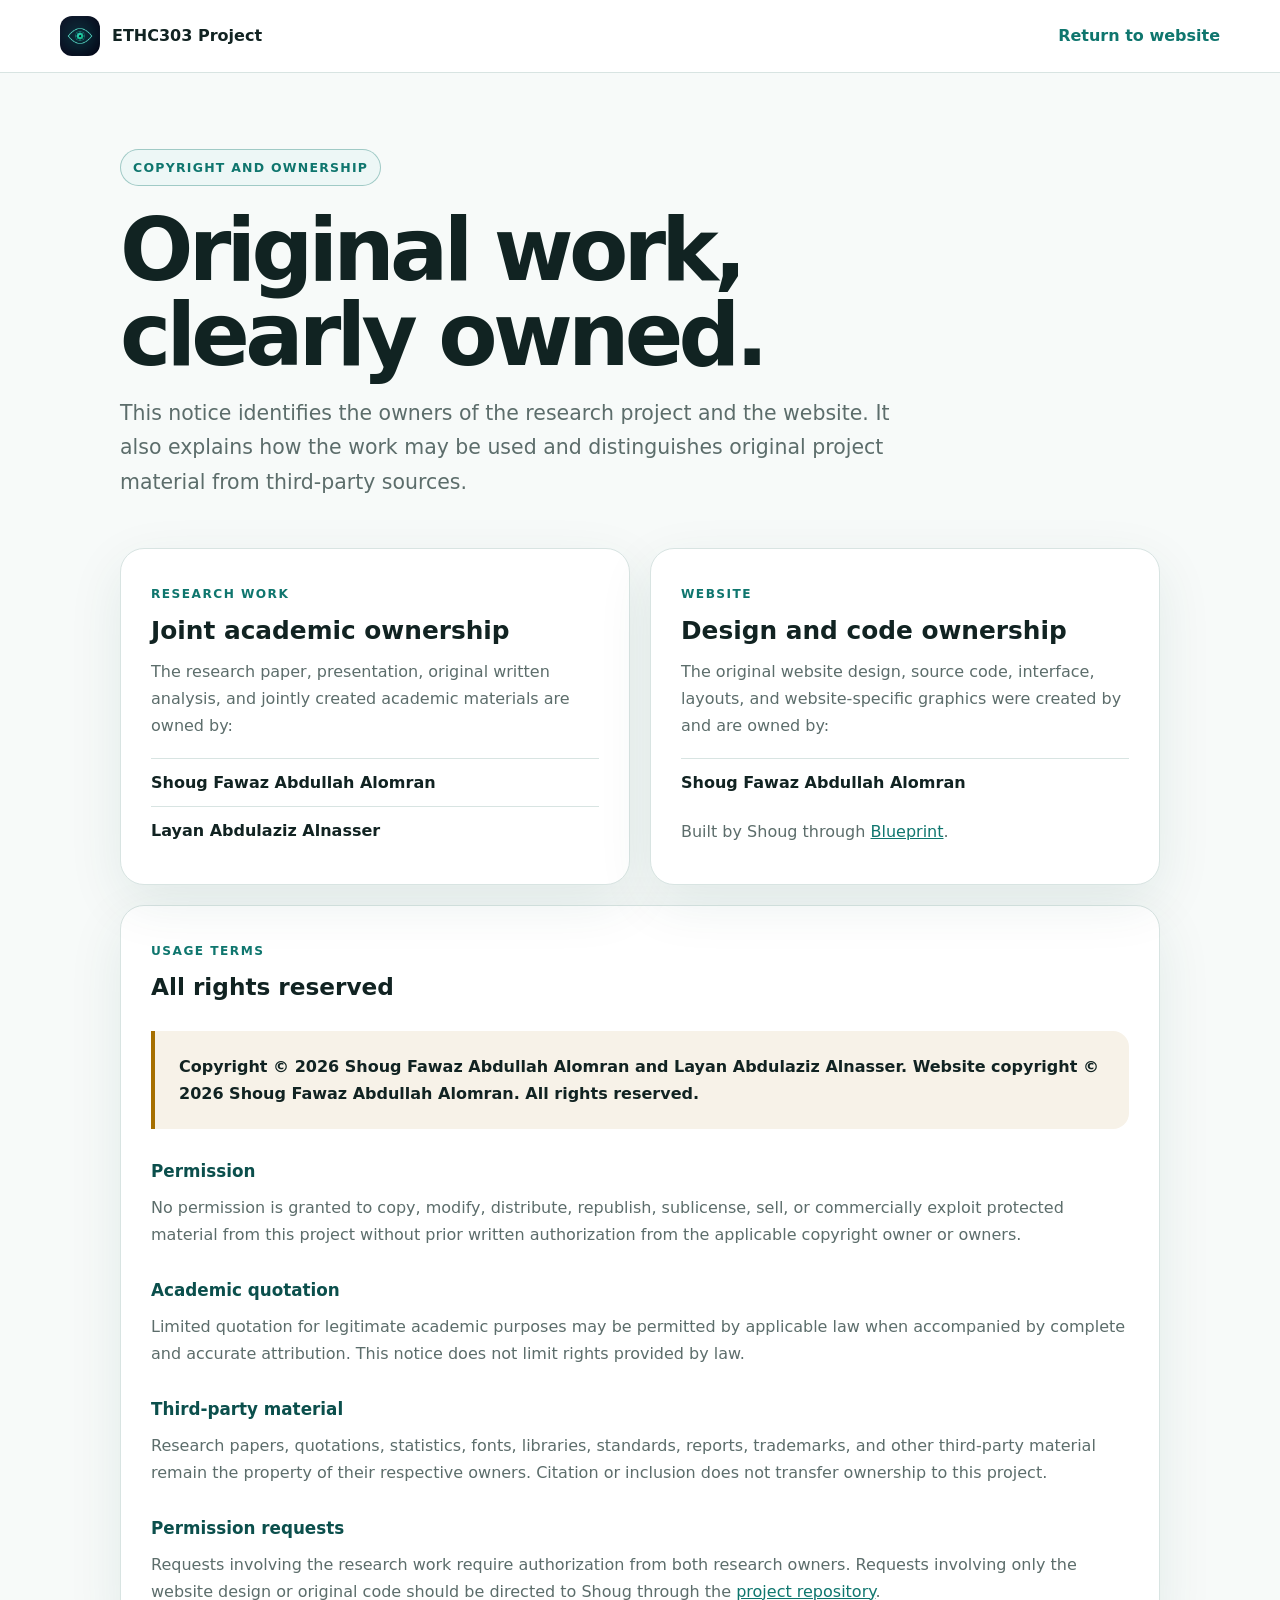
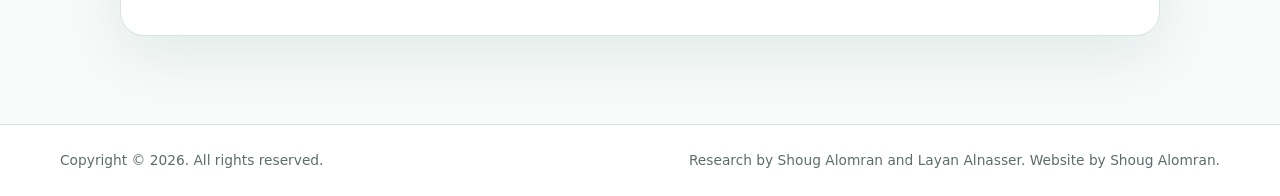
<file: copyright.html>
<!DOCTYPE html>
<html lang="en" data-theme="light">

<head>
  <meta charset="UTF-8">
  <meta name="viewport" content="width=device-width, initial-scale=1.0">
  <title>Copyright &amp; Ownership | ETHC303 Project</title>
  <meta name="description"
    content="Copyright, ownership, attribution, and permission information for the ETHC303 research project and website.">
  <meta name="copyright"
    content="Copyright 2026 Shoug Fawaz Abdullah Alomran and Layan Abdulaziz Alnasser. Website copyright 2026 Shoug Fawaz Abdullah Alomran.">
  <meta name="theme-color" content="#071525">
  <link rel="canonical" href="https://ethics.shoug-tech.com/copyright.html">
  <link rel="icon" type="image/png" href="ethics-favicon.png">
  <link rel="apple-touch-icon" href="ethics-favicon.png">
  <meta property="og:type" content="website">
  <meta property="og:site_name" content="ETHC303 Research Project">
  <meta property="og:url" content="https://ethics.shoug-tech.com/copyright.html">
  <meta property="og:title" content="Copyright &amp; Ownership | ETHC303 Project">
  <meta property="og:description"
    content="Copyright and ownership information for the research project, presentation, and website.">
  <meta property="og:image" content="https://ethics.shoug-tech.com/ethc303-banner.png?v=20260726">
  <meta property="og:image:width" content="1200">
  <meta property="og:image:height" content="630">
  <meta name="twitter:card" content="summary_large_image">
  <meta name="twitter:image" content="https://ethics.shoug-tech.com/ethc303-banner.png?v=20260726">
  <style>
    :root {
      --bg: #f7faf9;
      --surface: #ffffff;
      --surface-soft: #edf7f6;
      --ink: #112322;
      --muted: #5c6d6b;
      --line: #d8e4e2;
      --teal: #0f766e;
      --teal-dark: #0b4f4c;
      --gold: #a66f00;
      --shadow: 0 18px 55px rgba(15, 74, 70, .09);
    }

    @media (prefers-color-scheme: dark) {
      :root {
        --bg: #020817;
        --surface: #0d1728;
        --surface-soft: #102a2d;
        --ink: #f4f8f7;
        --muted: #a9b7b5;
        --line: #26364a;
        --teal: #38d5c5;
        --teal-dark: #72e5da;
        --gold: #f2c96d;
        --shadow: 0 18px 55px rgba(0, 0, 0, .28);
      }
    }

    * {
      box-sizing: border-box;
    }

    body {
      margin: 0;
      color: var(--ink);
      background: var(--bg);
      font-family: Inter, ui-sans-serif, system-ui, -apple-system, BlinkMacSystemFont, "Segoe UI", sans-serif;
      line-height: 1.7;
    }

    a {
      color: var(--teal);
    }

    .topbar {
      position: sticky;
      top: 0;
      z-index: 10;
      border-bottom: 1px solid var(--line);
      background: color-mix(in srgb, var(--surface) 92%, transparent);
      backdrop-filter: blur(14px);
    }

    .topbar-inner {
      width: min(1160px, calc(100% - 32px));
      min-height: 72px;
      margin: auto;
      display: flex;
      align-items: center;
      justify-content: space-between;
      gap: 24px;
    }

    .brand {
      display: flex;
      align-items: center;
      gap: 12px;
      color: var(--ink);
      font-weight: 800;
      text-decoration: none;
    }

    .brand img {
      width: 40px;
      height: 40px;
      border-radius: 12px;
    }

    .back-link {
      font-weight: 700;
      text-decoration: none;
    }

    main {
      width: min(1040px, calc(100% - 32px));
      margin: 0 auto;
      padding: 76px 0 88px;
    }

    .eyebrow {
      display: inline-flex;
      align-items: center;
      padding: 7px 12px;
      border: 1px solid color-mix(in srgb, var(--teal) 35%, transparent);
      border-radius: 999px;
      color: var(--teal);
      background: var(--surface-soft);
      font-size: .78rem;
      font-weight: 800;
      letter-spacing: .1em;
      text-transform: uppercase;
    }

    h1 {
      max-width: 780px;
      margin: 22px 0 18px;
      font-size: clamp(2.5rem, 7vw, 5.4rem);
      line-height: .98;
      letter-spacing: -.055em;
    }

    .intro {
      max-width: 790px;
      margin: 0;
      color: var(--muted);
      font-size: clamp(1.05rem, 2vw, 1.28rem);
    }

    .ownership-grid {
      display: grid;
      grid-template-columns: 1fr 1fr;
      gap: 20px;
      margin: 48px 0 20px;
    }

    .card {
      padding: 30px;
      border: 1px solid var(--line);
      border-radius: 24px;
      background: var(--surface);
      box-shadow: var(--shadow);
    }

    .card-label {
      color: var(--teal);
      font-size: .76rem;
      font-weight: 850;
      letter-spacing: .12em;
      text-transform: uppercase;
    }

    .card h2 {
      margin: 10px 0 12px;
      font-size: 1.55rem;
      line-height: 1.2;
    }

    .card p {
      margin: 0;
      color: var(--muted);
    }

    .owner-list {
      margin: 18px 0 0;
      padding: 0;
      list-style: none;
    }

    .owner-list li {
      padding: 10px 0;
      border-top: 1px solid var(--line);
      font-weight: 750;
    }

    .notice {
      margin-top: 20px;
    }

    .notice h2 {
      font-size: 1.45rem;
    }

    .notice h3 {
      margin: 28px 0 8px;
      color: var(--teal-dark);
      font-size: 1.05rem;
    }

    .notice p {
      color: var(--muted);
    }

    .rights-box {
      margin: 30px 0 0;
      padding: 22px 24px;
      border-left: 4px solid var(--gold);
      border-radius: 0 16px 16px 0;
      background: color-mix(in srgb, var(--gold) 9%, var(--surface));
      font-weight: 720;
    }

    footer {
      border-top: 1px solid var(--line);
      background: var(--surface);
    }

    .footer-inner {
      width: min(1160px, calc(100% - 32px));
      margin: auto;
      padding: 24px 0;
      display: flex;
      justify-content: space-between;
      gap: 18px;
      color: var(--muted);
      font-size: .86rem;
    }

    @media (max-width: 720px) {
      .topbar-inner {
        width: calc(100% - 24px);
        gap: 10px;
      }

      .brand {
        gap: 8px;
        font-size: .9rem;
      }

      .brand img {
        width: 36px;
        height: 36px;
      }

      .back-link {
        flex: 0 0 auto;
        font-size: .82rem;
        white-space: nowrap;
      }

      main {
        padding-top: 48px;
      }

      h1 {
        font-size: 2.25rem;
        overflow-wrap: anywhere;
      }

      .ownership-grid {
        grid-template-columns: 1fr;
      }

      .card {
        padding: 24px;
      }

      .footer-inner {
        flex-direction: column;
      }
    }
  </style>
</head>

<body>
  <header class="topbar">
    <div class="topbar-inner">
      <a class="brand" href="index.html"><img src="ethics-favicon.png" alt="ETHC project logo"><span>ETHC303
          Project</span></a>
      <a class="back-link" href="index.html">Return to website</a>
    </div>
  </header>

  <main>
    <span class="eyebrow">Copyright and ownership</span>
    <h1>Original work, clearly owned.</h1>
    <p class="intro">This notice identifies the owners of the research project and the website. It also explains how the
      work may be used and distinguishes original project material from third-party sources.</p>

    <div class="ownership-grid">
      <section class="card">
        <span class="card-label">Research work</span>
        <h2>Joint academic ownership</h2>
        <p>The research paper, presentation, original written analysis, and jointly created academic materials are owned
          by:</p>
        <ul class="owner-list">
          <li>Shoug Fawaz Abdullah Alomran</li>
          <li>Layan Abdulaziz Alnasser</li>
        </ul>
      </section>

      <section class="card">
        <span class="card-label">Website</span>
        <h2>Design and code ownership</h2>
        <p>The original website design, source code, interface, layouts, and website-specific graphics were created by
          and are owned by:</p>
        <ul class="owner-list">
          <li>Shoug Fawaz Abdullah Alomran</li>
        </ul>
        <p style="margin-top:12px">Built by Shoug through <a href="https://blueprint.shoug-tech.com/" target="_blank"
            rel="noopener">Blueprint</a>.</p>
      </section>
    </div>

    <section class="card notice">
      <span class="card-label">Usage terms</span>
      <h2>All rights reserved</h2>
      <div class="rights-box">Copyright &copy; 2026 Shoug Fawaz Abdullah Alomran and Layan Abdulaziz Alnasser. Website
        copyright &copy; 2026 Shoug Fawaz Abdullah Alomran. All rights reserved.</div>

      <h3>Permission</h3>
      <p>No permission is granted to copy, modify, distribute, republish, sublicense, sell, or commercially exploit
        protected material from this project without prior written authorization from the applicable copyright owner or
        owners.</p>

      <h3>Academic quotation</h3>
      <p>Limited quotation for legitimate academic purposes may be permitted by applicable law when accompanied by
        complete and accurate attribution. This notice does not limit rights provided by law.</p>

      <h3>Third-party material</h3>
      <p>Research papers, quotations, statistics, fonts, libraries, standards, reports, trademarks, and other
        third-party material remain the property of their respective owners. Citation or inclusion does not transfer
        ownership to this project.</p>

      <h3>Permission requests</h3>
      <p>Requests involving the research work require authorization from both research owners. Requests involving only
        the website design or original code should be directed to Shoug through the <a
          href="https://github.com/Shoug-Alomran/ETHC303-Ethical-Social-Aspects-of-Computing" target="_blank"
          rel="noopener">project repository</a>.</p>
    </section>
  </main>

  <footer>
    <div class="footer-inner">
      <span>Copyright &copy; 2026. All rights reserved.</span>
      <span>Research by Shoug Alomran and Layan Alnasser. Website by Shoug Alomran.</span>
    </div>
  </footer>
</body>

</html>
</file>
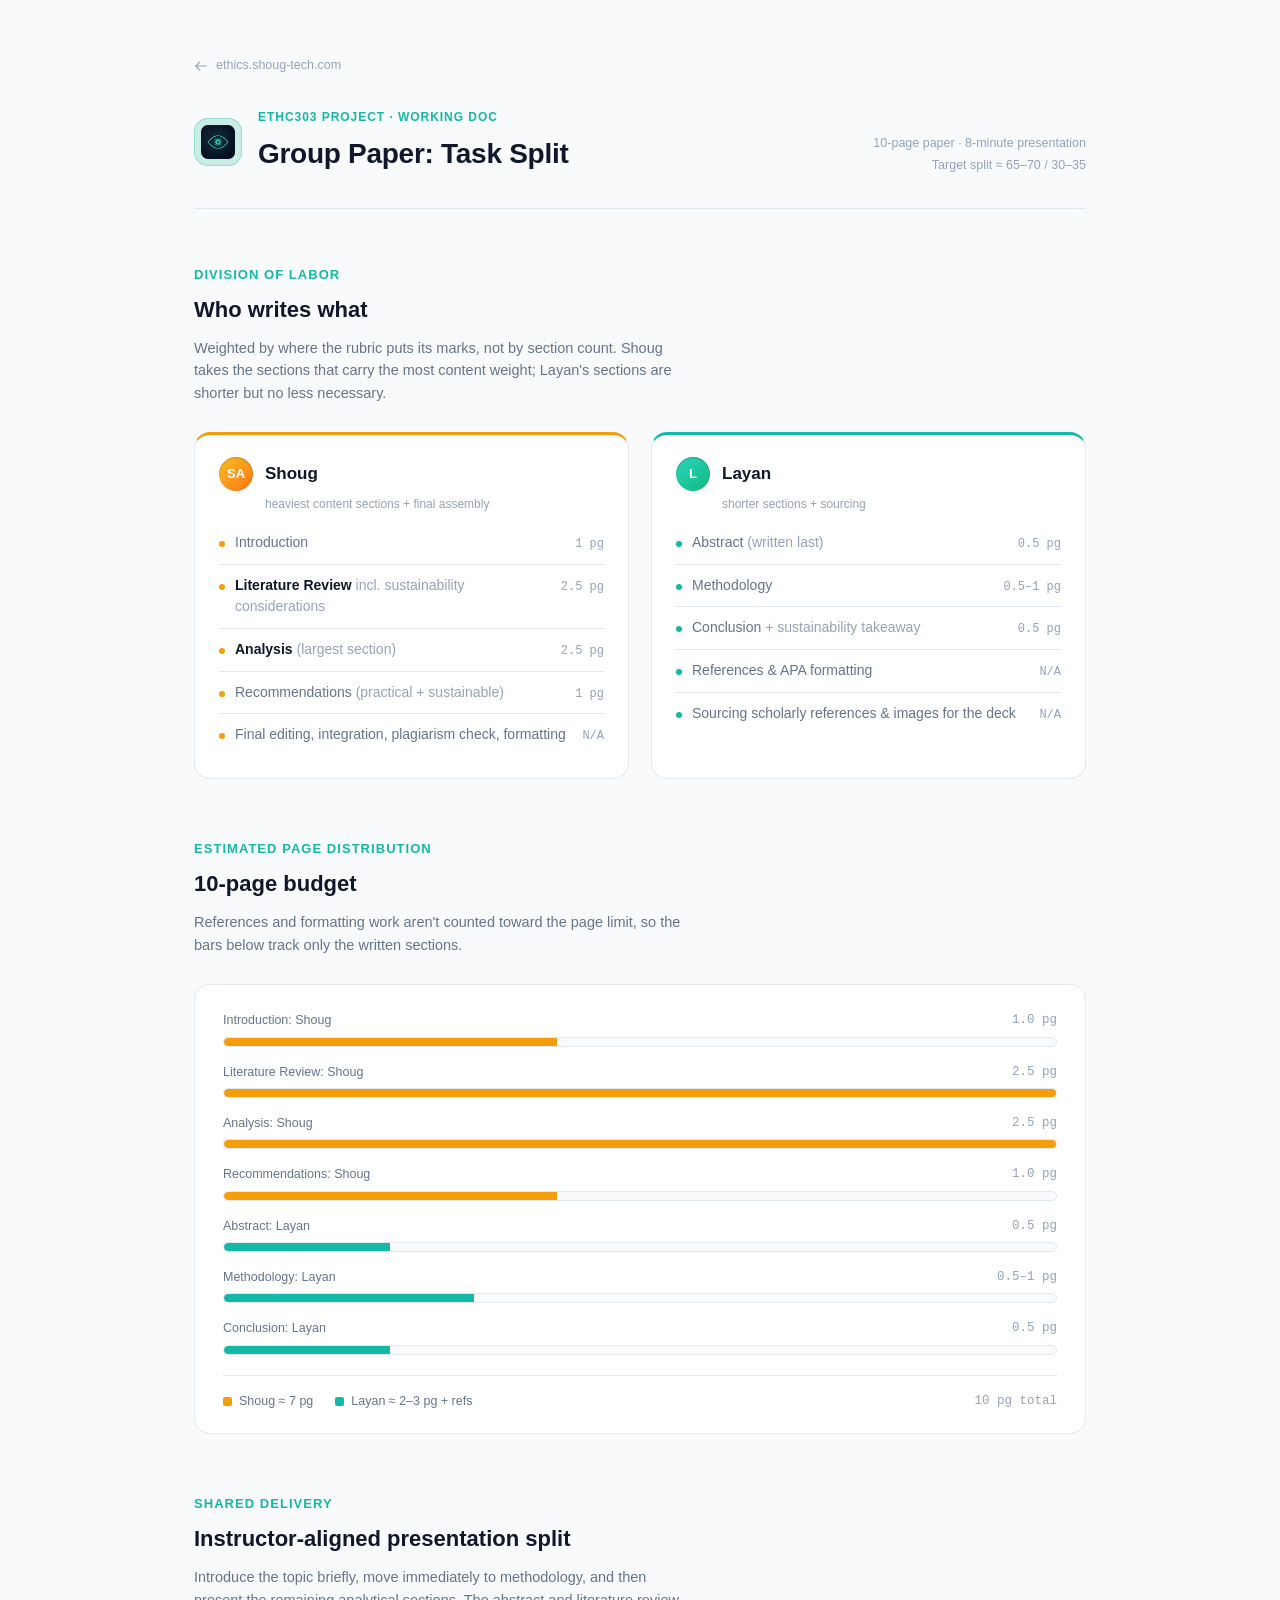
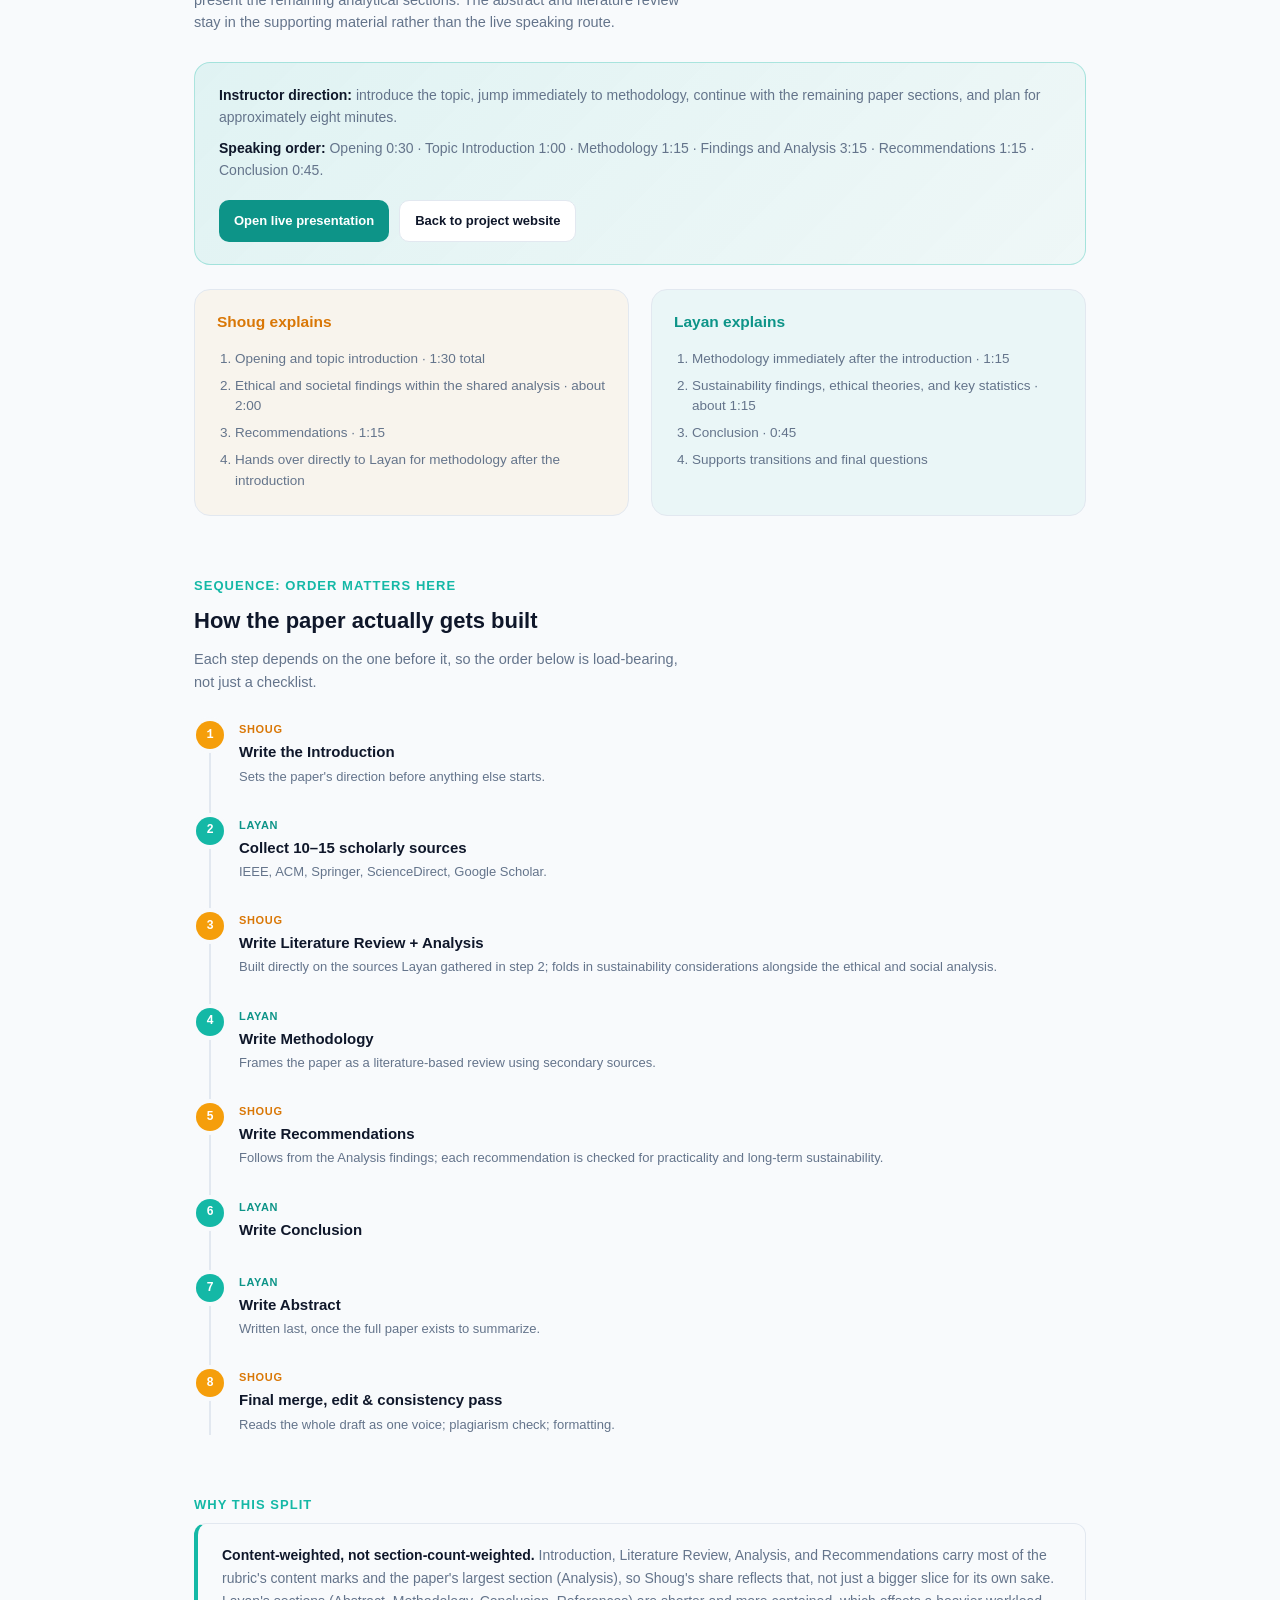
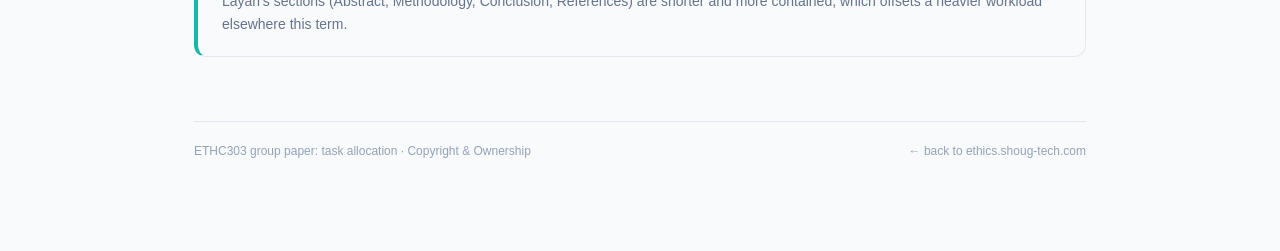
<file: task-split.html>
<!DOCTYPE html>
<html lang="en">

<head>
  <meta charset="UTF-8">
  <title>Task Split | ETHC303 Project</title>
  <meta name="viewport" content="width=device-width, initial-scale=1.0">
  <meta name="description" content="The ETHC303 project task allocation and eight-minute presentation speaking plan.">
  <meta name="theme-color" content="#071525">
  <link rel="canonical" href="https://ethics.shoug-tech.com/task-split.html">
  <link rel="icon" type="image/png" sizes="512x512" href="https://ethics.shoug-tech.com/ethics-favicon.png?v=20260725b">
  <link rel="shortcut icon" type="image/png" href="https://ethics.shoug-tech.com/ethics-favicon.png?v=20260725b">
  <link rel="apple-touch-icon" sizes="512x512" href="https://ethics.shoug-tech.com/ethics-favicon.png?v=20260725b">
  <meta property="og:type" content="website">
  <meta property="og:site_name" content="ETHC303 Research Project">
  <meta property="og:url" content="https://ethics.shoug-tech.com/task-split.html">
  <meta property="og:title" content="Task Split | ETHC303 Project">
  <meta property="og:description" content="The ETHC303 project task allocation and eight-minute presentation speaking plan.">
  <meta property="og:image" content="https://ethics.shoug-tech.com/ethc303-banner.png?v=20260725b">
  <meta property="og:image:url" content="https://ethics.shoug-tech.com/ethc303-banner.png?v=20260725b">
  <meta property="og:image:secure_url" content="https://ethics.shoug-tech.com/ethc303-banner.png?v=20260725b">
  <meta property="og:image:type" content="image/png">
  <meta property="og:image:width" content="1200">
  <meta property="og:image:height" content="630">
  <meta property="og:image:alt" content="Social Implications of AI and Expert Systems research project banner">
  <meta name="twitter:card" content="summary_large_image">
  <meta name="twitter:title" content="Task Split | ETHC303 Project">
  <meta name="twitter:description" content="The ETHC303 project task allocation and eight-minute presentation speaking plan.">
  <meta name="twitter:image" content="https://ethics.shoug-tech.com/ethc303-banner.png?v=20260725b">
  <meta name="twitter:image:alt" content="Social Implications of AI and Expert Systems research project banner">
  <style>
    :root {
      --slate-50: #f8fafc;
      --slate-100: #f1f5f9;
      --slate-200: #e2e8f0;
      --slate-400: #94a3b8;
      --slate-500: #64748b;
      --slate-800: #1e293b;
      --slate-850: #151e2e;
      --slate-900: #0f172a;
      --slate-950: #020617;
      --white: #ffffff;

      --teal-400: #2dd4bf;
      --teal-500: #14b8a6;
      --teal-600: #0d9488;
      --amber-500: #f59e0b;
      --amber-600: #d97706;
      --orange-500: #f97316;
      --emerald-500: #10b981;

      --bg: var(--slate-50);
      --surface: var(--white);
      --surface-2: var(--slate-50);
      --ink: var(--slate-900);
      --ink-soft: var(--slate-500);
      --ink-faint: var(--slate-400);
      --line: var(--slate-200);
      --ring: var(--slate-50);
    }

    @media (prefers-color-scheme: dark) {
      :root {
        --bg: var(--slate-950);
        --surface: var(--slate-900);
        --surface-2: var(--slate-900);
        --ink: #ffffff;
        --ink-soft: #cbd5e1;
        --ink-faint: var(--slate-400);
        --line: var(--slate-800);
        --ring: var(--slate-950);
      }
    }

    * {
      box-sizing: border-box;
    }

    html,
    body {
      margin: 0;
      padding: 0;
    }

    body {
      background: var(--bg);
      color: var(--ink);
      font-family: Inter, -apple-system, BlinkMacSystemFont, "Segoe UI", Roboto, Helvetica, Arial, sans-serif;
      -webkit-font-smoothing: antialiased;
      line-height: 1.55;
    }

    .wrap {
      max-width: 940px;
      margin: 0 auto;
      padding: 56px 24px 90px;
    }

    .back {
      display: inline-flex;
      align-items: center;
      gap: 8px;
      font-size: 12.5px;
      font-weight: 500;
      color: var(--ink-faint);
      text-decoration: none;
      margin-bottom: 32px;
      transition: color .2s, transform .2s;
    }

    .back:hover {
      color: var(--teal-500);
    }

    .back svg {
      width: 14px;
      height: 14px;
      transition: transform .2s;
    }

    .back:hover svg {
      transform: translateX(-2px);
    }

    header.top {
      display: flex;
      align-items: flex-end;
      justify-content: space-between;
      gap: 20px;
      flex-wrap: wrap;
      padding-bottom: 32px;
      margin-bottom: 56px;
      border-bottom: 1px solid var(--line);
    }

    .brand {
      display: flex;
      align-items: center;
      gap: 16px;
    }

    .brand-icon {
      width: 48px;
      height: 48px;
      border-radius: 14px;
      flex: none;
      background: linear-gradient(135deg, rgba(20, 184, 166, .2), rgba(16, 185, 129, .2));
      border: 1px solid rgba(20, 184, 166, .3);
      display: flex;
      align-items: center;
      justify-content: center;
      color: var(--teal-500);
    }

    .eyebrow {
      font-size: 12px;
      font-weight: 600;
      letter-spacing: .08em;
      text-transform: uppercase;
      color: var(--teal-500);
      margin: 0 0 6px;
    }

    h1 {
      font-size: 28px;
      font-weight: 700;
      letter-spacing: -0.01em;
      margin: 0;
      color: var(--ink);
    }

    h2.section-eyebrow {
      font-size: 13px;
      font-weight: 600;
      letter-spacing: .08em;
      text-transform: uppercase;
      color: var(--teal-500);
      margin: 0 0 8px;
    }

    h3.section-title {
      font-size: 22px;
      font-weight: 700;
      color: var(--ink);
      margin: 0 0 10px;
    }

    p.lede {
      font-size: 14.5px;
      color: var(--ink-soft);
      max-width: 62ch;
      margin: 0 0 28px;
    }

    .meta-right {
      text-align: right;
      font-size: 12.5px;
      color: var(--ink-faint);
      flex: none;
    }

    .meta-right div+div {
      margin-top: 3px;
    }

    section {
      margin-bottom: 60px;
    }

    /* person cards */
    .split-grid {
      display: grid;
      grid-template-columns: 1fr 1fr;
      gap: 22px;
    }

    @media (max-width: 640px) {

      .split-grid,
      .present-grid {
        grid-template-columns: 1fr;
      }
    }

    .card {
      background: var(--surface);
      border: 1px solid var(--line);
      border-radius: 16px;
      padding: 22px 24px;
    }

    .card.person {
      border-top: 3px solid var(--accent);
    }

    .card.person.shoug {
      --accent: var(--amber-500);
    }

    .card.person.layan {
      --accent: var(--teal-500);
    }

    .person-head {
      display: flex;
      align-items: center;
      justify-content: space-between;
      margin-bottom: 4px;
    }

    .person-id {
      display: flex;
      align-items: center;
      gap: 12px;
    }

    .avatar {
      width: 34px;
      height: 34px;
      border-radius: 50%;
      display: flex;
      align-items: center;
      justify-content: center;
      color: #fff;
      font-size: 13px;
      font-weight: 700;
      box-shadow: inset 0 1px 2px rgba(0, 0, 0, .2);
      flex: none;
    }

    .avatar.shoug {
      background: linear-gradient(135deg, #fbbf24, var(--orange-500));
    }

    .avatar.layan {
      background: linear-gradient(135deg, var(--teal-400), var(--emerald-500));
    }

    .person-name {
      font-size: 17px;
      font-weight: 700;
      color: var(--ink);
    }

    .person-share {
      font-family: "SF Mono", ui-monospace, Menlo, Consolas, monospace;
      font-size: 12.5px;
      font-weight: 700;
      color: var(--accent);
    }

    .person-role {
      font-size: 12px;
      color: var(--ink-faint);
      margin: 4px 0 18px 46px;
    }

    .task-list {
      list-style: none;
      margin: 0;
      padding: 0;
    }

    .task-list li {
      display: flex;
      align-items: baseline;
      gap: 10px;
      padding: 10px 0;
      border-top: 1px solid var(--line);
      font-size: 14px;
    }

    .task-list li:first-child {
      border-top: none;
      padding-top: 0;
    }

    .task-list li .dot {
      width: 6px;
      height: 6px;
      border-radius: 50%;
      background: var(--accent);
      flex: none;
      margin-top: 6px;
    }

    .task-list li .label {
      flex: 1;
      color: var(--ink-soft);
    }

    .task-list li .label strong {
      color: var(--ink);
      font-weight: 600;
    }

    .task-list li .label em {
      color: var(--ink-faint);
      font-style: normal;
    }

    .task-list li .pages {
      font-family: "SF Mono", ui-monospace, Menlo, Consolas, monospace;
      font-size: 12px;
      color: var(--ink-faint);
      white-space: nowrap;
    }

    /* bars */
    .bars-card {
      background: var(--surface);
      border: 1px solid var(--line);
      border-radius: 16px;
      padding: 26px 28px 22px;
    }

    .bar-row {
      margin-bottom: 16px;
    }

    .bar-row:last-of-type {
      margin-bottom: 0;
    }

    .bar-label {
      display: flex;
      justify-content: space-between;
      font-size: 12.5px;
      margin-bottom: 6px;
    }

    .bar-label .name {
      color: var(--ink-soft);
    }

    .bar-label .val {
      font-family: "SF Mono", ui-monospace, monospace;
      color: var(--ink-faint);
    }

    .bar-track {
      height: 10px;
      background: var(--surface-2);
      border: 1px solid var(--line);
      border-radius: 6px;
      overflow: hidden;
    }

    .bar-fill {
      height: 100%;
      border-radius: 6px 0 0 6px;
    }

    .bar-fill.shoug {
      background: var(--amber-500);
    }

    .bar-fill.layan {
      background: var(--teal-500);
    }

    .legend {
      display: flex;
      flex-wrap: wrap;
      gap: 22px;
      margin-top: 20px;
      padding-top: 16px;
      border-top: 1px solid var(--line);
      font-size: 12.5px;
      color: var(--ink-soft);
    }

    .legend span {
      display: inline-flex;
      align-items: center;
      gap: 7px;
    }

    .legend i {
      width: 9px;
      height: 9px;
      border-radius: 2px;
      display: inline-block;
    }

    .legend .total {
      margin-left: auto;
      font-family: "SF Mono", ui-monospace, monospace;
      color: var(--ink-faint);
    }

    /* presentation */
    .present-grid {
      display: grid;
      grid-template-columns: 1fr 1fr;
      gap: 22px;
    }

    .present-card {
      border-radius: 16px;
      border: 1px solid var(--line);
      padding: 20px 22px;
    }

    .present-card.shoug {
      background: rgba(245, 158, 11, 0.06);
    }

    .present-card.layan {
      background: rgba(20, 184, 166, 0.06);
    }

    .present-card h4 {
      font-size: 15.5px;
      font-weight: 700;
      margin: 0 0 12px;
    }

    .present-card.shoug h4 {
      color: var(--amber-600);
    }

    .present-card.layan h4 {
      color: var(--teal-600);
    }

    .present-card ol {
      margin: 0;
      padding-left: 18px;
      font-size: 13.5px;
      color: var(--ink-soft);
    }

    .present-card ol li {
      padding: 3px 0;
    }

    /* workflow */
    .flow {
      position: relative;
      margin-left: 15px;
      border-left: 2px solid var(--line);
    }

    .flow-step {
      position: relative;
      padding: 0 0 30px 28px;
    }

    .flow-step:last-child {
      padding-bottom: 0;
    }

    .flow-node {
      position: absolute;
      left: -15px;
      top: 0;
      width: 28px;
      height: 28px;
      border-radius: 50%;
      display: flex;
      align-items: center;
      justify-content: center;
      color: #fff;
      font-family: "SF Mono", ui-monospace, monospace;
      font-size: 12px;
      font-weight: 700;
      box-shadow: 0 0 0 4px var(--ring);
    }

    .flow-step.shoug .flow-node {
      background: var(--amber-500);
    }

    .flow-step.layan .flow-node {
      background: var(--teal-500);
    }

    .flow-who {
      font-size: 11px;
      font-weight: 700;
      letter-spacing: .06em;
      text-transform: uppercase;
      margin: 0 0 2px;
    }

    .flow-step.shoug .flow-who {
      color: var(--amber-600);
    }

    .flow-step.layan .flow-who {
      color: var(--teal-600);
    }

    .flow-action {
      font-size: 15px;
      font-weight: 700;
      color: var(--ink);
      margin: 0 0 3px;
    }

    .flow-note {
      font-size: 13px;
      color: var(--ink-soft);
      margin: 0;
    }

    /* rationale */
    .rationale {
      background: var(--surface-2);
      border: 1px solid var(--line);
      border-left: 4px solid var(--teal-500);
      border-radius: 12px;
      padding: 20px 24px;
      font-size: 14px;
      color: var(--ink-soft);
      line-height: 1.65;
    }

    .rationale strong {
      color: var(--ink);
    }

    .presentation-brief {
      background: linear-gradient(135deg, rgba(20, 184, 166, .1), rgba(16, 185, 129, .04));
      border: 1px solid rgba(20, 184, 166, .3);
      border-radius: 16px;
      padding: 22px 24px;
      margin-bottom: 24px;
    }

    .presentation-brief strong {
      color: var(--ink);
    }

    .presentation-brief p {
      margin: 0;
      color: var(--ink-soft);
      font-size: 14px;
    }

    .presentation-brief p + p {
      margin-top: 10px;
    }

    .presentation-links {
      display: flex;
      flex-wrap: wrap;
      gap: 10px;
      margin-top: 18px;
    }

    .presentation-links a {
      display: inline-flex;
      align-items: center;
      justify-content: center;
      min-height: 42px;
      padding: 9px 15px;
      border-radius: 10px;
      background: var(--teal-600);
      color: #fff;
      font-size: 13px;
      font-weight: 700;
      text-decoration: none;
    }

    .presentation-links a.secondary {
      background: var(--surface);
      color: var(--ink);
      border: 1px solid var(--line);
    }

    footer {
      margin-top: 64px;
      padding-top: 20px;
      border-top: 1px solid var(--line);
      display: flex;
      justify-content: space-between;
      flex-wrap: wrap;
      gap: 8px;
      font-size: 12px;
      color: var(--ink-faint);
    }

    footer a {
      color: inherit;
      text-decoration: none;
    }

    footer a:hover {
      color: var(--teal-500);
    }
  </style>
</head>

<body>

  <div class="wrap">

    <a class="back" href="https://ethics.shoug-tech.com/">
      <svg viewBox="0 0 24 24" fill="none" stroke="currentColor">
        <path stroke-linecap="round" stroke-linejoin="round" stroke-width="2" d="M10 19l-7-7m0 0l7-7m-7 7h18"></path>
      </svg>
      ethics.shoug-tech.com
    </a>

    <header class="top">
      <div class="brand">
        <div class="brand-icon">
          <img src="ethics-favicon.png" alt="ETHC project logo" width="34" height="34">
        </div>
        <div>
          <p class="eyebrow">ETHC303 Project · Working Doc</p>
          <h1>Group Paper: Task Split</h1>
        </div>
      </div>
      <div class="meta-right">
        <div>10-page paper · 8-minute presentation</div>
        <div>Target split ≈ 65–70 / 30–35</div>
      </div>
    </header>

    <section>
      <h2 class="section-eyebrow">Division of Labor</h2>
      <h3 class="section-title">Who writes what</h3>
      <p class="lede">Weighted by where the rubric puts its marks, not by section count. Shoug takes the sections that
        carry the most content weight; Layan's sections are shorter but no less necessary.</p>

      <div class="split-grid">
        <div class="card person shoug">
          <div class="person-head">
            <div class="person-id">
              <div class="avatar shoug">SA</div><span class="person-name">Shoug</span>
            </div>
          </div>
          <div class="person-role">heaviest content sections + final assembly</div>
          <ul class="task-list">
            <li><span class="dot"></span><span class="label">Introduction</span><span class="pages">1 pg</span></li>
            <li><span class="dot"></span><span class="label"><strong>Literature Review</strong> <em>incl. sustainability
                  considerations</em></span><span class="pages">2.5 pg</span></li>
            <li><span class="dot"></span><span class="label"><strong>Analysis</strong> <em>(largest
                section)</em></span><span class="pages">2.5 pg</span></li>
            <li><span class="dot"></span><span class="label">Recommendations <em>(practical + sustainable)</em></span><span class="pages">1 pg</span></li>
            <li><span class="dot"></span><span class="label">Final editing, integration, plagiarism check,
                formatting</span><span class="pages">N/A</span></li>
          </ul>
        </div>

        <div class="card person layan">
          <div class="person-head">
            <div class="person-id">
              <div class="avatar layan">L</div><span class="person-name">Layan</span>
            </div>
          </div>
          <div class="person-role">shorter sections + sourcing</div>
          <ul class="task-list">
            <li><span class="dot"></span><span class="label">Abstract <em>(written last)</em></span><span
                class="pages">0.5 pg</span></li>
            <li><span class="dot"></span><span class="label">Methodology</span><span class="pages">0.5–1 pg</span></li>
            <li><span class="dot"></span><span class="label">Conclusion <em>+ sustainability takeaway</em></span><span class="pages">0.5 pg</span></li>
            <li><span class="dot"></span><span class="label">References &amp; APA formatting</span><span
                class="pages">N/A</span></li>
            <li><span class="dot"></span><span class="label">Sourcing scholarly references &amp; images for the
                deck</span><span class="pages">N/A</span></li>
          </ul>
        </div>
      </div>
    </section>

    <section>
      <h2 class="section-eyebrow">Estimated Page Distribution</h2>
      <h3 class="section-title">10-page budget</h3>
      <p class="lede">References and formatting work aren't counted toward the page limit, so the bars below track only
        the written sections.</p>

      <div class="bars-card">
        <div class="bar-row">
          <div class="bar-label"><span class="name">Introduction: Shoug</span><span class="val">1.0 pg</span></div>
          <div class="bar-track">
            <div class="bar-fill shoug" style="width:40%"></div>
          </div>
        </div>
        <div class="bar-row">
          <div class="bar-label"><span class="name">Literature Review: Shoug</span><span class="val">2.5 pg</span>
          </div>
          <div class="bar-track">
            <div class="bar-fill shoug" style="width:100%"></div>
          </div>
        </div>
        <div class="bar-row">
          <div class="bar-label"><span class="name">Analysis: Shoug</span><span class="val">2.5 pg</span></div>
          <div class="bar-track">
            <div class="bar-fill shoug" style="width:100%"></div>
          </div>
        </div>
        <div class="bar-row">
          <div class="bar-label"><span class="name">Recommendations: Shoug</span><span class="val">1.0 pg</span></div>
          <div class="bar-track">
            <div class="bar-fill shoug" style="width:40%"></div>
          </div>
        </div>
        <div class="bar-row">
          <div class="bar-label"><span class="name">Abstract: Layan</span><span class="val">0.5 pg</span></div>
          <div class="bar-track">
            <div class="bar-fill layan" style="width:20%"></div>
          </div>
        </div>
        <div class="bar-row">
          <div class="bar-label"><span class="name">Methodology: Layan</span><span class="val">0.5–1 pg</span></div>
          <div class="bar-track">
            <div class="bar-fill layan" style="width:30%"></div>
          </div>
        </div>
        <div class="bar-row">
          <div class="bar-label"><span class="name">Conclusion: Layan</span><span class="val">0.5 pg</span></div>
          <div class="bar-track">
            <div class="bar-fill layan" style="width:20%"></div>
          </div>
        </div>

        <div class="legend">
          <span><i style="background:var(--amber-500)"></i>Shoug ≈ 7 pg</span>
          <span><i style="background:var(--teal-500)"></i>Layan ≈ 2–3 pg + refs</span>
          <span class="total">10 pg total</span>
        </div>
      </div>
    </section>

    <section>
      <h2 class="section-eyebrow">Shared Delivery</h2>
      <h3 class="section-title">Instructor-aligned presentation split</h3>
      <p class="lede">Introduce the topic briefly, move immediately to methodology, and then present the remaining
        analytical sections. The abstract and literature review stay in the supporting material rather than the live
        speaking route.</p>

      <div class="presentation-brief">
        <p><strong>Instructor direction:</strong> introduce the topic, jump immediately to methodology, continue with
          the remaining paper sections, and plan for approximately eight minutes.</p>
        <p><strong>Speaking order:</strong> Opening 0:30 · Topic Introduction 1:00 · Methodology 1:15 · Findings and
          Analysis 3:15 · Recommendations 1:15 · Conclusion 0:45.</p>
        <div class="presentation-links">
          <a href="presentation.html">Open live presentation</a>
          <a class="secondary" href="https://ethics.shoug-tech.com/">Back to project website</a>
        </div>
      </div>

      <div class="present-grid">
        <div class="present-card shoug">
          <h4>Shoug explains</h4>
          <ol>
            <li>Opening and topic introduction · 1:30 total</li>
            <li>Ethical and societal findings within the shared analysis · about 2:00</li>
            <li>Recommendations · 1:15</li>
            <li>Hands over directly to Layan for methodology after the introduction</li>
          </ol>
        </div>
        <div class="present-card layan">
          <h4>Layan explains</h4>
          <ol>
            <li>Methodology immediately after the introduction · 1:15</li>
            <li>Sustainability findings, ethical theories, and key statistics · about 1:15</li>
            <li>Conclusion · 0:45</li>
            <li>Supports transitions and final questions</li>
          </ol>
        </div>
      </div>
    </section>

    <section>
      <h2 class="section-eyebrow">Sequence: order matters here</h2>
      <h3 class="section-title">How the paper actually gets built</h3>
      <p class="lede">Each step depends on the one before it, so the order below is load-bearing, not just a checklist.
      </p>

      <div class="flow">
        <div class="flow-step shoug">
          <div class="flow-node">1</div>
          <p class="flow-who">Shoug</p>
          <p class="flow-action">Write the Introduction</p>
          <p class="flow-note">Sets the paper's direction before anything else starts.</p>
        </div>
        <div class="flow-step layan">
          <div class="flow-node">2</div>
          <p class="flow-who">Layan</p>
          <p class="flow-action">Collect 10–15 scholarly sources</p>
          <p class="flow-note">IEEE, ACM, Springer, ScienceDirect, Google Scholar.</p>
        </div>
        <div class="flow-step shoug">
          <div class="flow-node">3</div>
          <p class="flow-who">Shoug</p>
          <p class="flow-action">Write Literature Review + Analysis</p>
          <p class="flow-note">Built directly on the sources Layan gathered in step 2; folds in sustainability considerations alongside the ethical and social analysis.</p>
        </div>
        <div class="flow-step layan">
          <div class="flow-node">4</div>
          <p class="flow-who">Layan</p>
          <p class="flow-action">Write Methodology</p>
          <p class="flow-note">Frames the paper as a literature-based review using secondary sources.</p>
        </div>
        <div class="flow-step shoug">
          <div class="flow-node">5</div>
          <p class="flow-who">Shoug</p>
          <p class="flow-action">Write Recommendations</p>
          <p class="flow-note">Follows from the Analysis findings; each recommendation is checked for practicality and long-term sustainability.</p>
        </div>
        <div class="flow-step layan">
          <div class="flow-node">6</div>
          <p class="flow-who">Layan</p>
          <p class="flow-action">Write Conclusion</p>
        </div>
        <div class="flow-step layan">
          <div class="flow-node">7</div>
          <p class="flow-who">Layan</p>
          <p class="flow-action">Write Abstract</p>
          <p class="flow-note">Written last, once the full paper exists to summarize.</p>
        </div>
        <div class="flow-step shoug">
          <div class="flow-node">8</div>
          <p class="flow-who">Shoug</p>
          <p class="flow-action">Final merge, edit &amp; consistency pass</p>
          <p class="flow-note">Reads the whole draft as one voice; plagiarism check; formatting.</p>
        </div>
      </div>
    </section>

    <section style="margin-bottom:0;">
      <h2 class="section-eyebrow">Why this split</h2>
      <div class="rationale">
        <strong>Content-weighted, not section-count-weighted.</strong> Introduction, Literature Review, Analysis, and
        Recommendations carry most of the rubric's content marks and the paper's largest section (Analysis), so Shoug's
        share reflects that, not just a bigger slice for its own sake. Layan's sections (Abstract, Methodology,
        Conclusion, References) are shorter and more contained, which offsets a heavier workload elsewhere this term.
      </div>
    </section>

    <footer>
      <span>ETHC303 group paper: task allocation · <a href="copyright.html">Copyright &amp; Ownership</a></span>
      <a href="https://ethics.shoug-tech.com/">← back to ethics.shoug-tech.com</a>
    </footer>

  </div>
</body>

</html>
</file>
